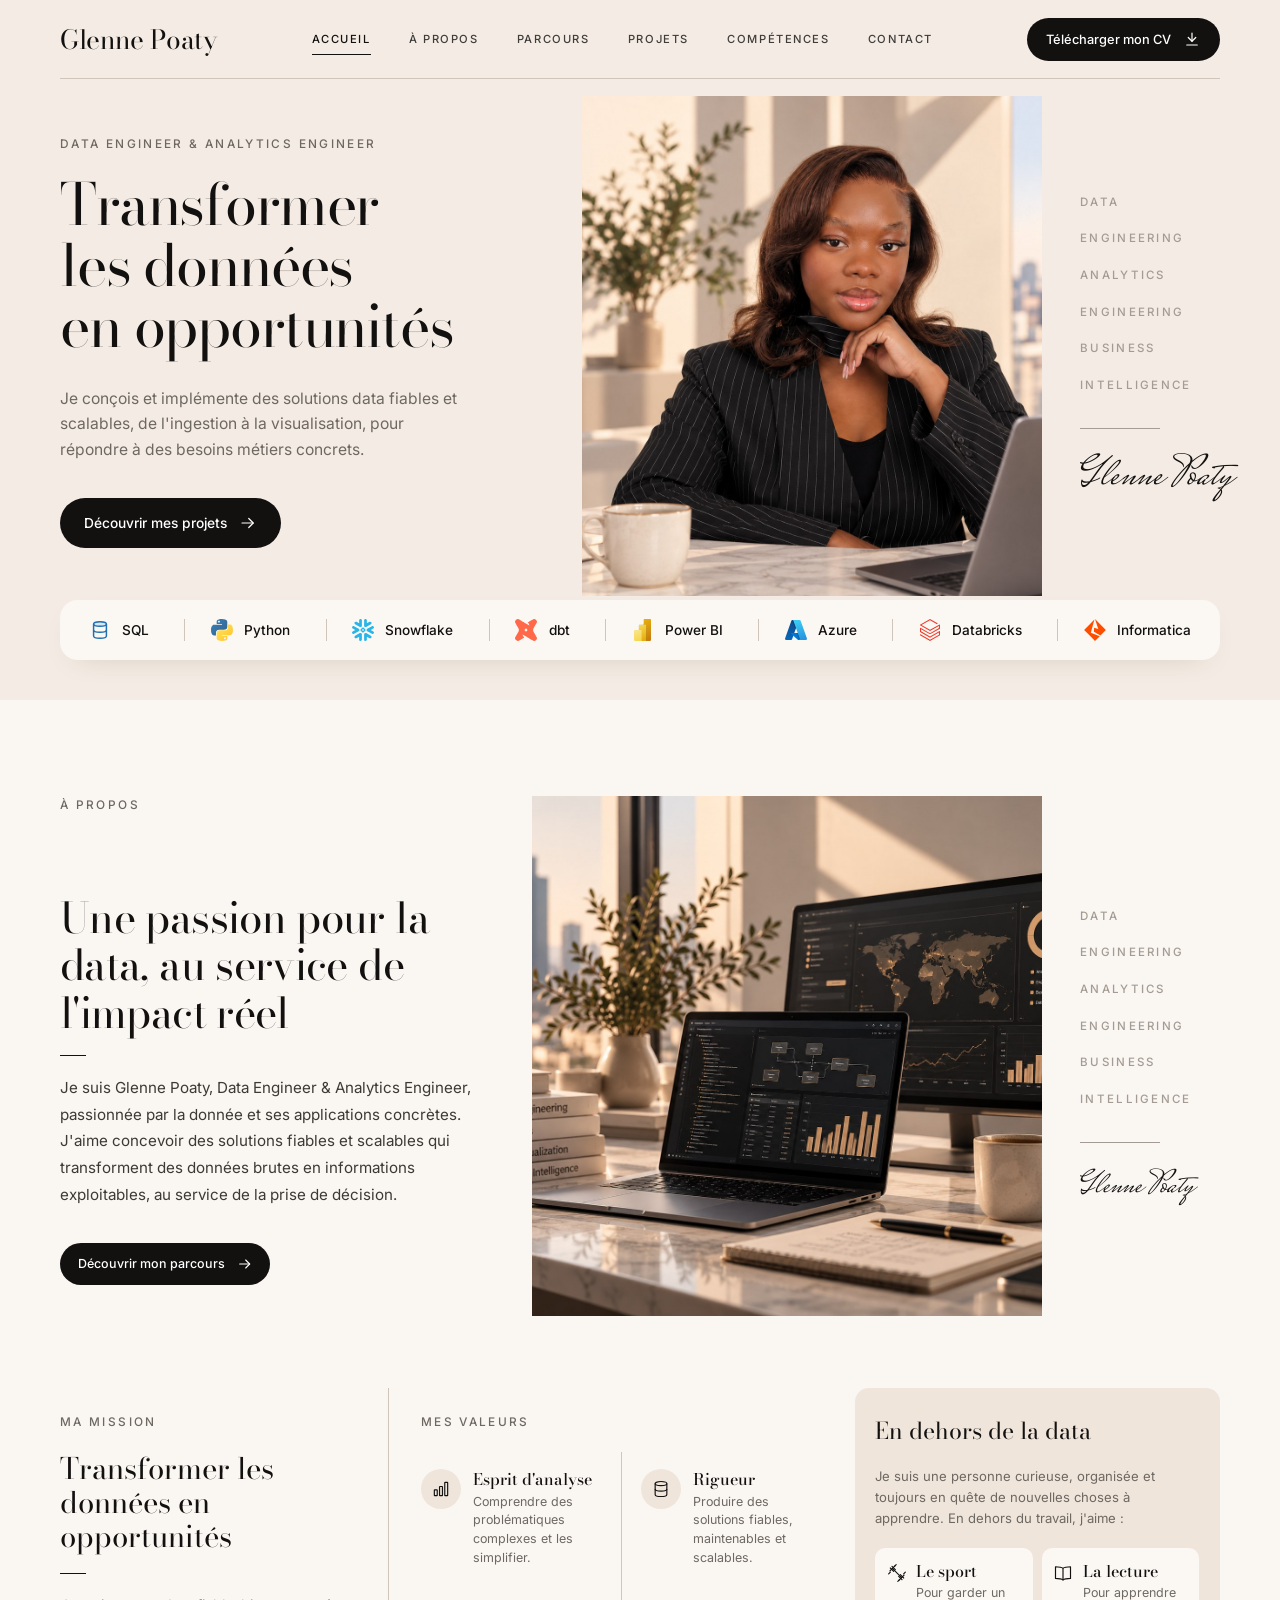
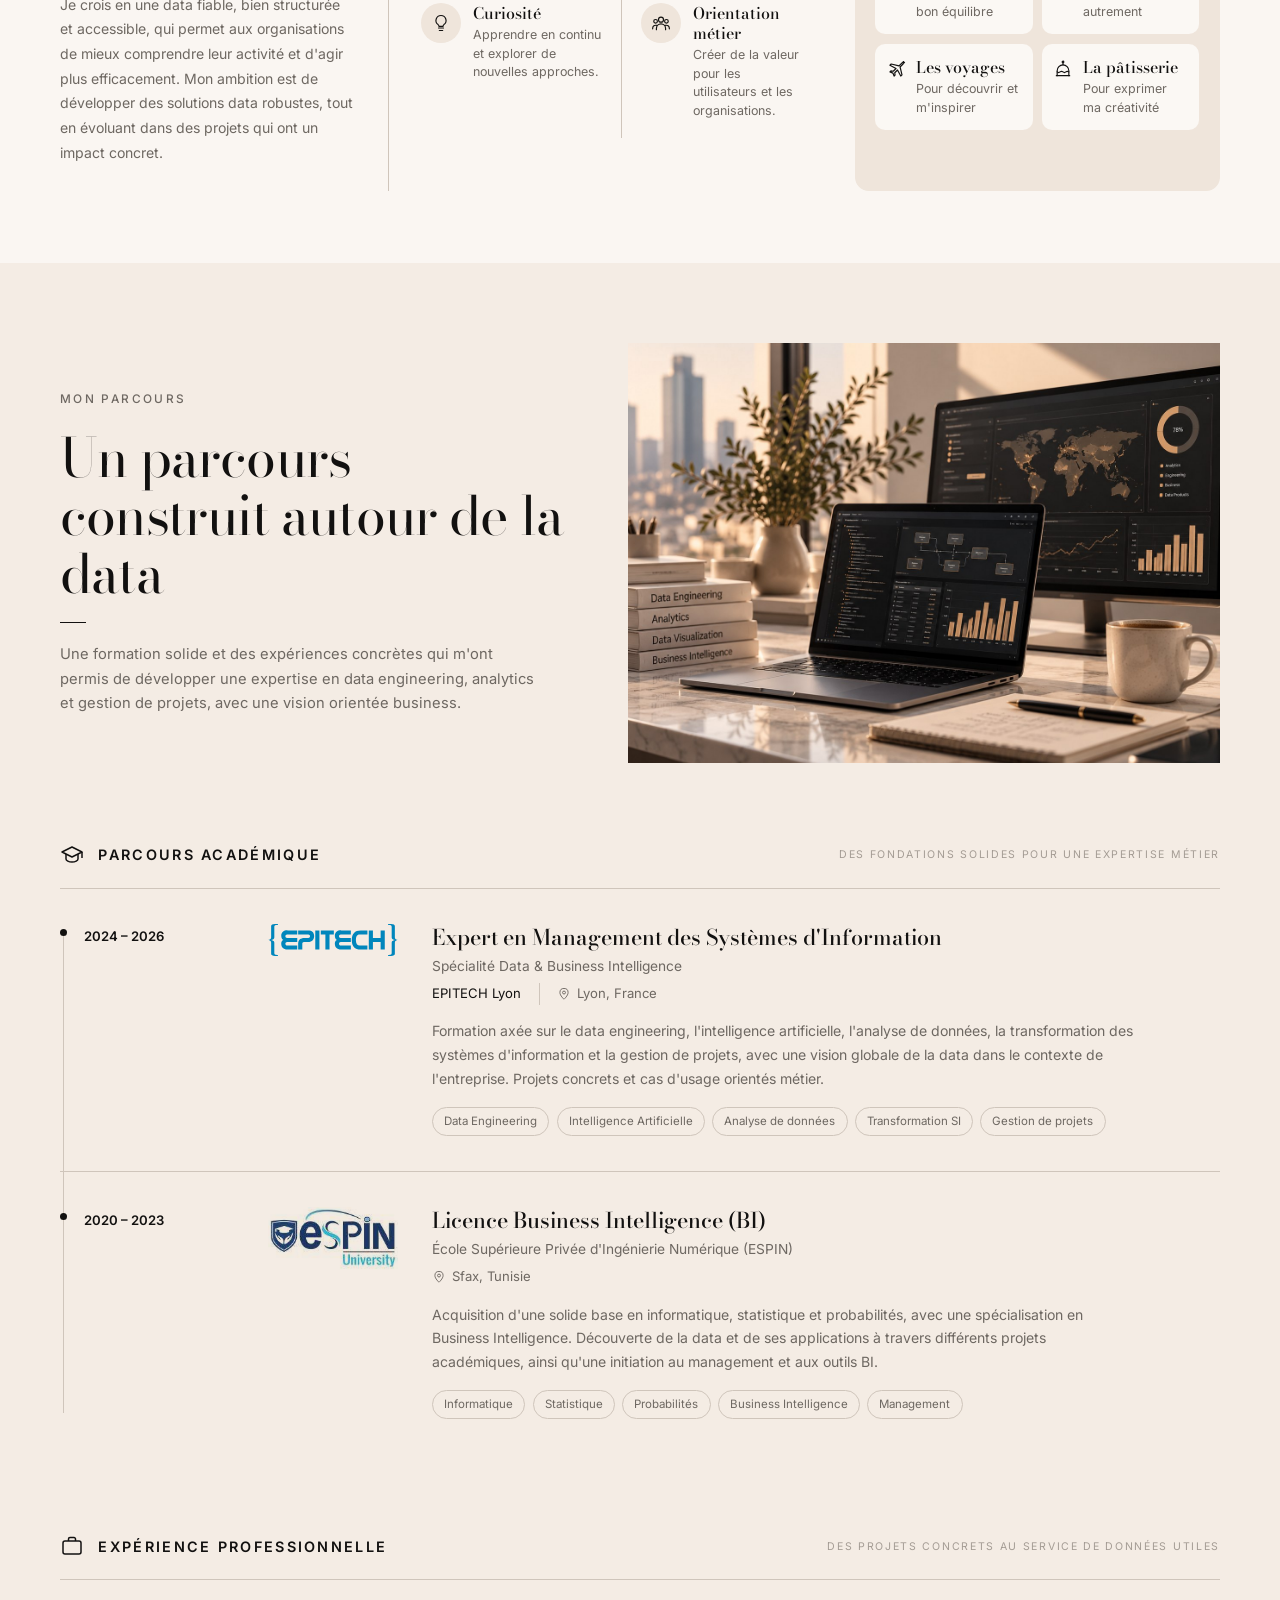
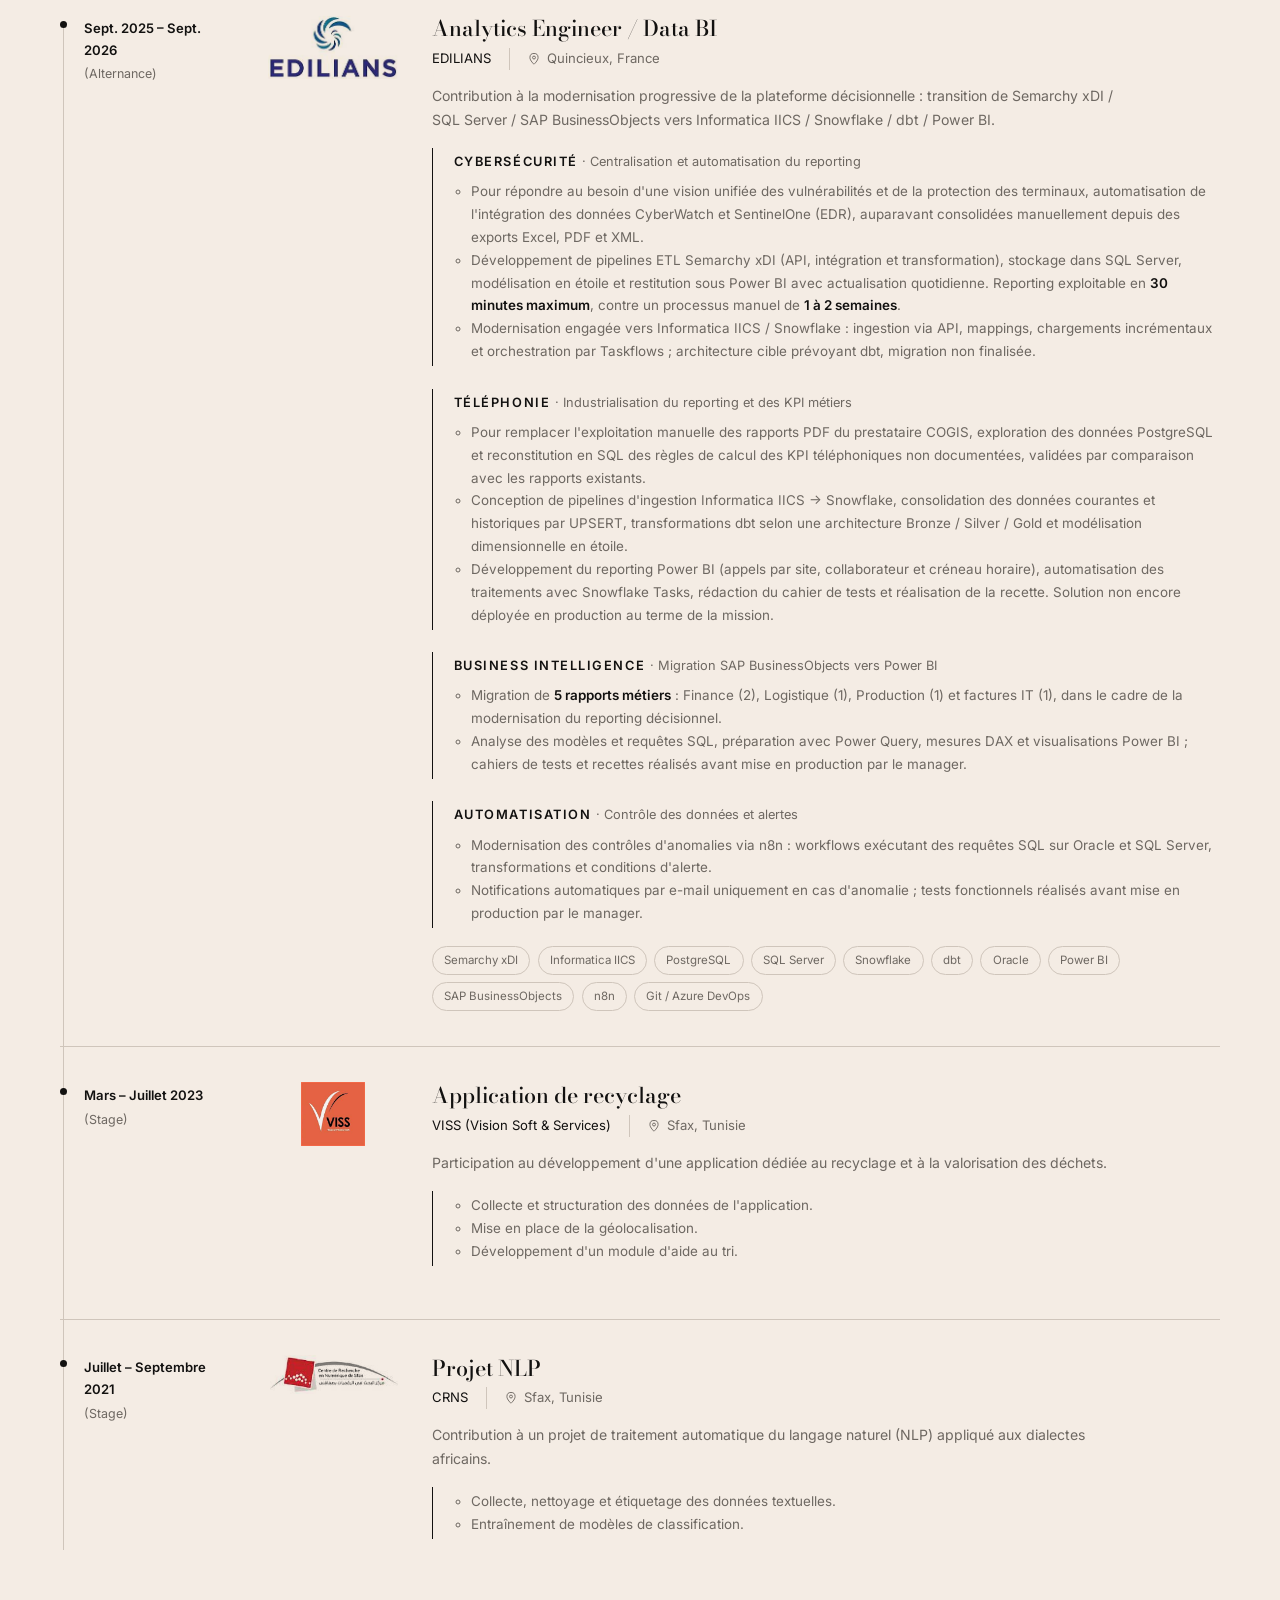
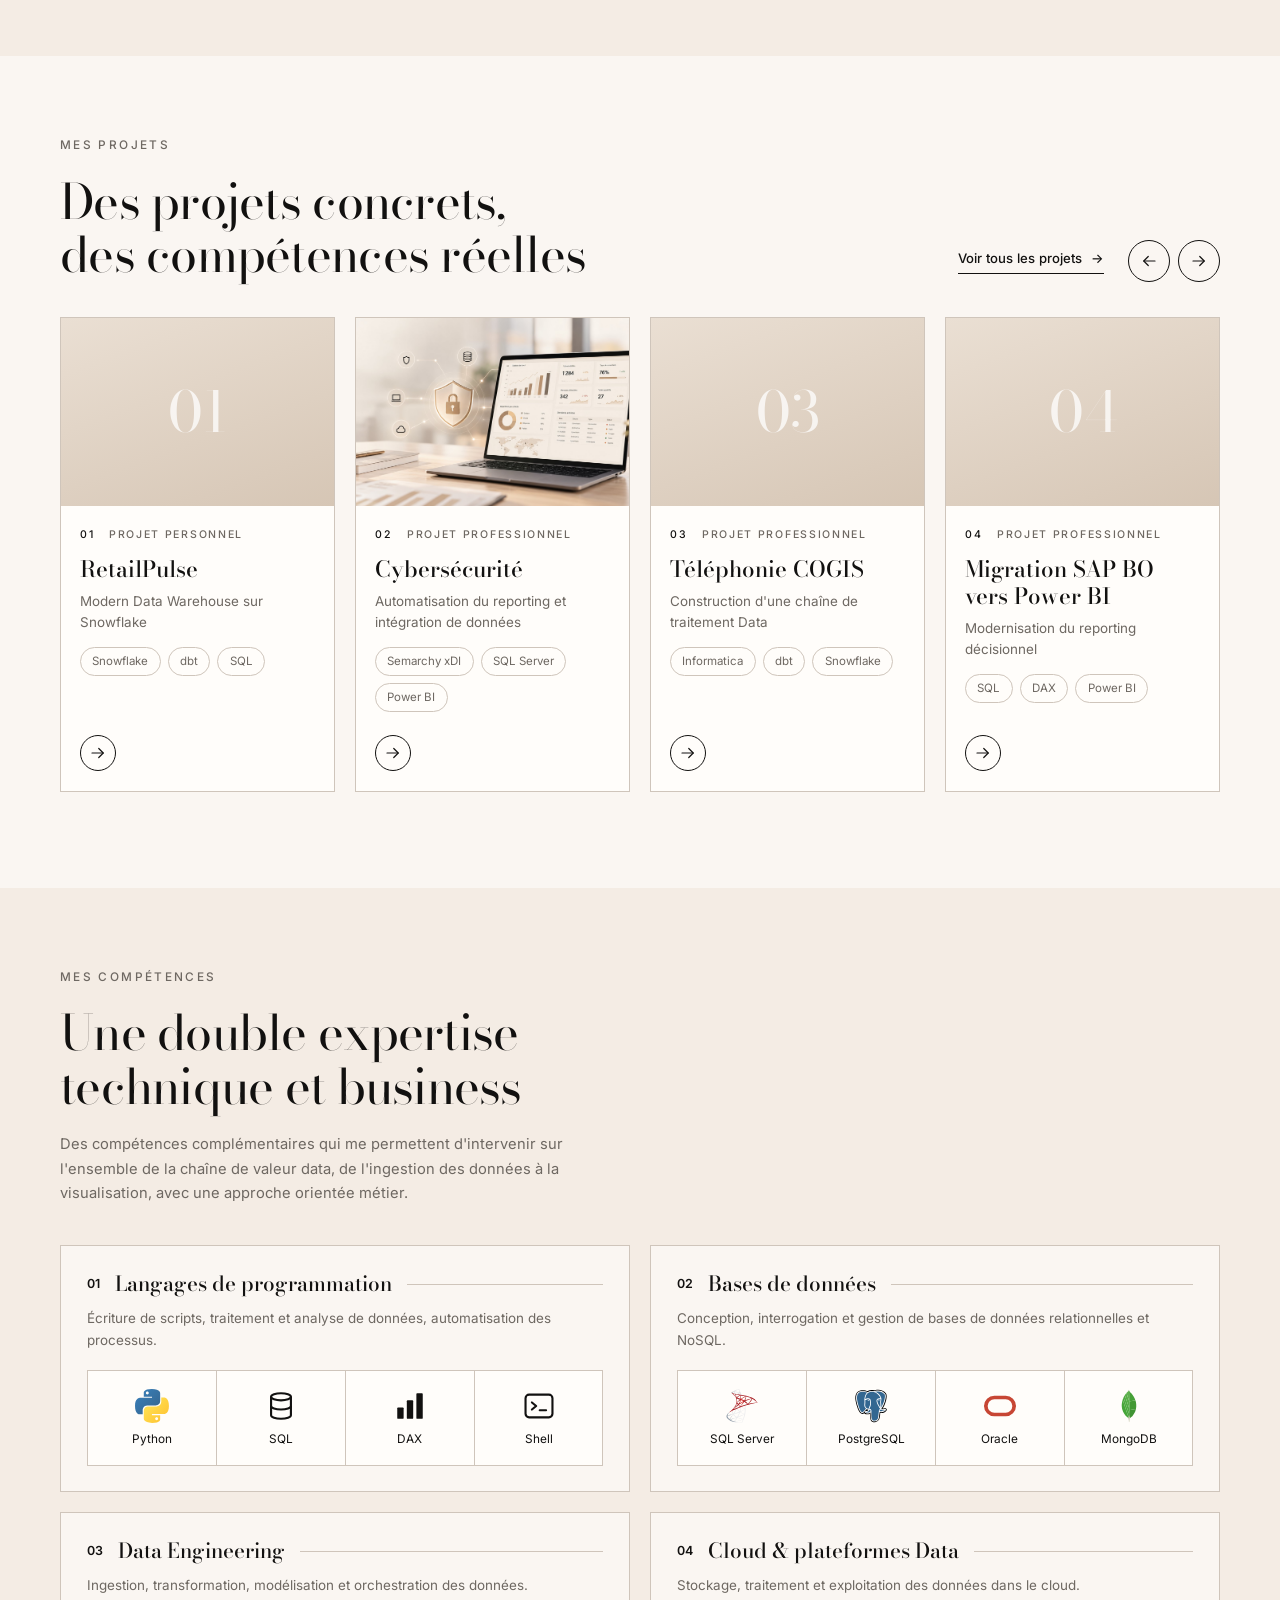
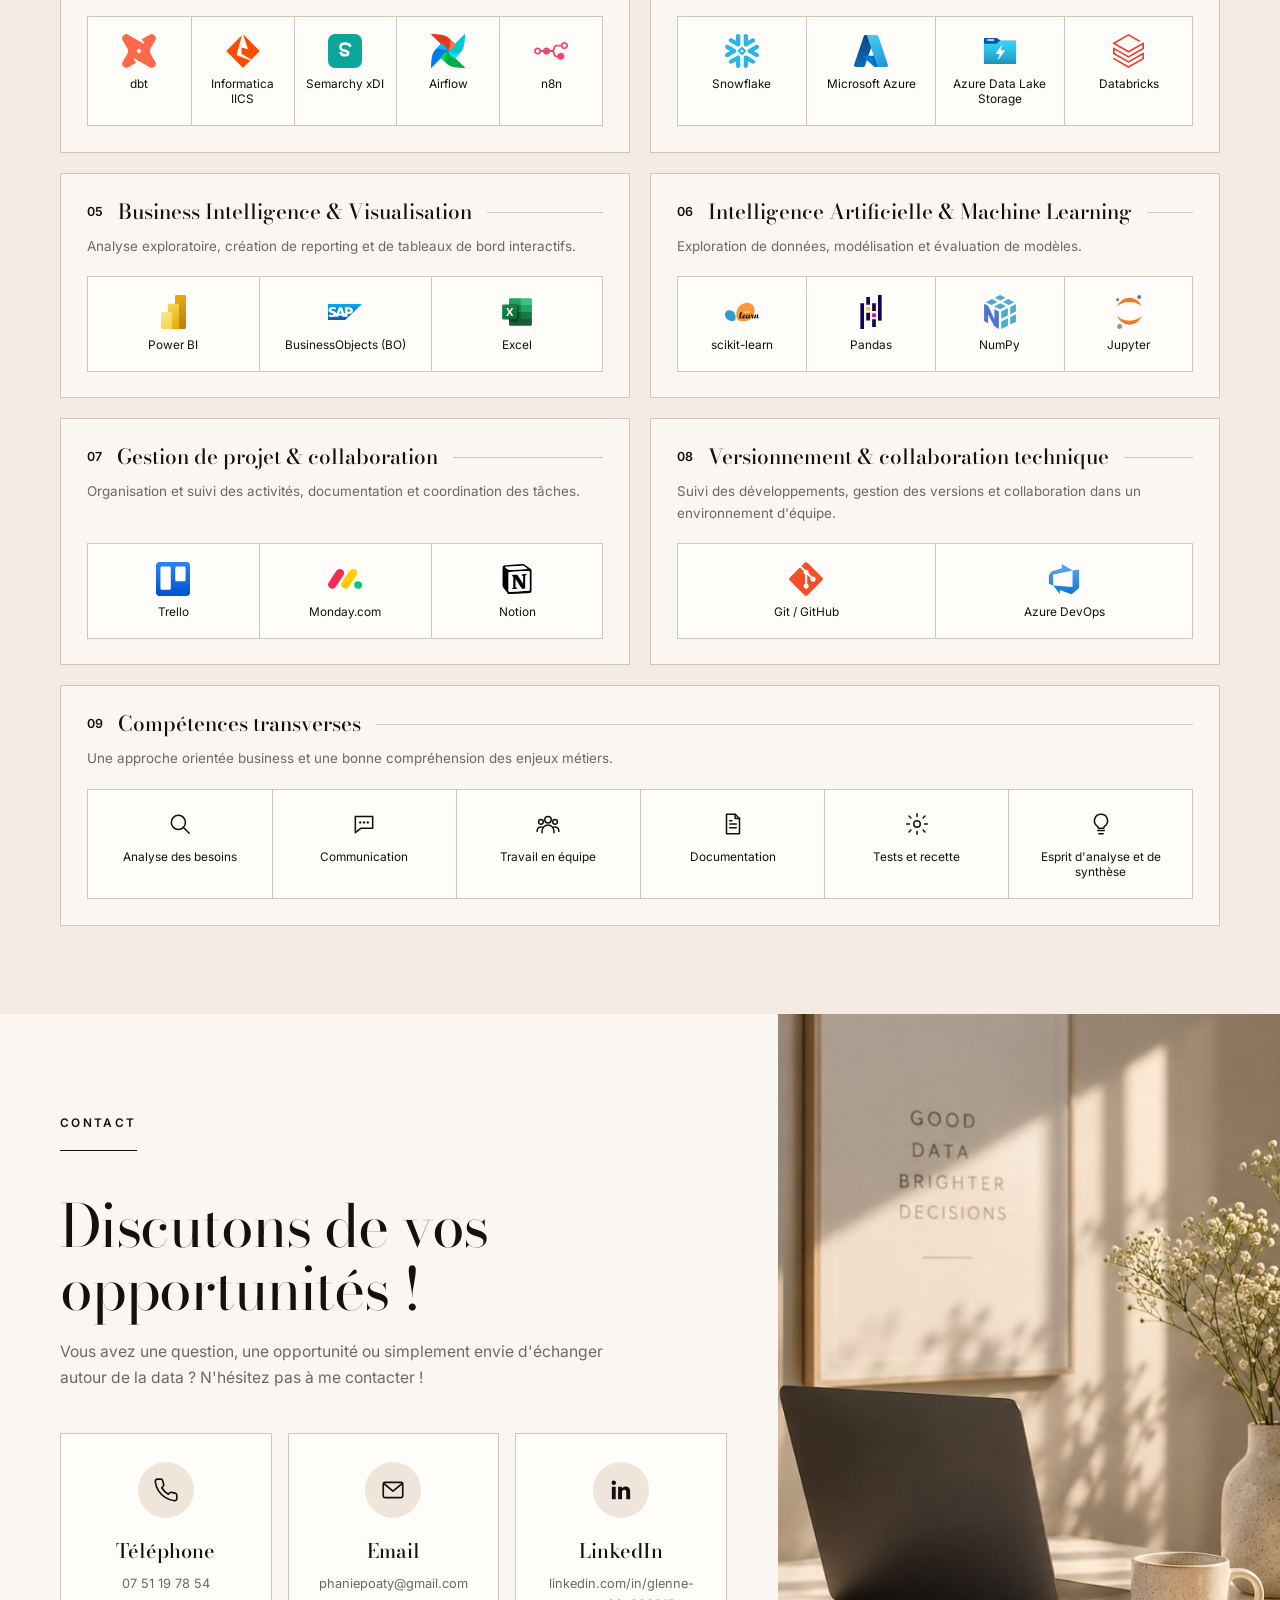
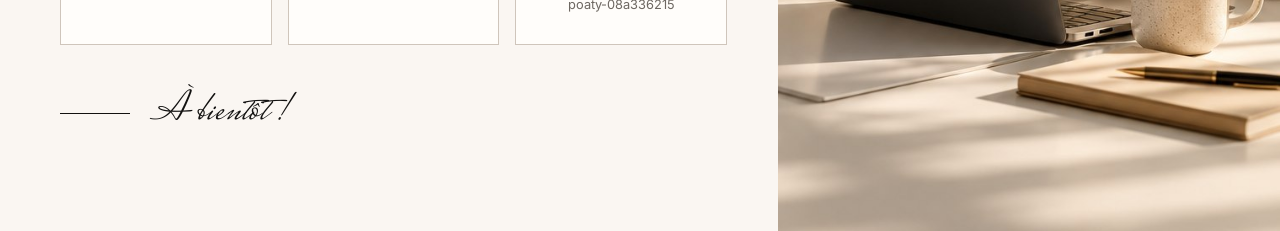
<file: index.html>
<!DOCTYPE html>
<html lang="fr">
<head>
  <meta charset="UTF-8" />
  <meta name="viewport" content="width=device-width, initial-scale=1.0" />
  <title>Glenne Poaty | Data Engineer & Analytics Engineer</title>
  <meta name="description" content="Portfolio de Glenne Poaty, Data Engineer & Analytics Engineer basée à Lyon." />
  <link rel="preconnect" href="https://fonts.googleapis.com" />
  <link rel="preconnect" href="https://fonts.gstatic.com" crossorigin />
  <link
    href="https://fonts.googleapis.com/css2?family=Bodoni+Moda:opsz,wght@6..96,400;6..96,500&family=Inter:wght@400;500;600&family=Mrs+Saint+Delafield&display=swap"
    rel="stylesheet"
  />
  <link rel="stylesheet" href="assets/css/style.css?v=21" />
  <link rel="icon" href="data:," />
</head>
<body>
  <header class="nav" id="top">
    <a href="#top" class="nav__brand">Glenne Poaty</a>
    <nav class="nav__links" id="navLinks">
      <a href="#top" class="is-active">Accueil</a>
      <a href="#about">À propos</a>
      <a href="#parcours">Parcours</a>
      <a href="#projects">Projets</a>
      <a href="#skills">Compétences</a>
      <a href="#contact">Contact</a>
    </nav>
    <a href="assets/cv/CV_Glenne_POATY_AnalyticsEngineer.pdf?v=2" target="_blank" rel="noopener" class="btn btn--dark btn--nav">
      Télécharger mon CV
      <svg width="20" height="20" viewBox="0 0 24 24" fill="none" stroke="currentColor" stroke-width="1.6" stroke-linecap="round" stroke-linejoin="round"><path d="M12 4v11"/><path d="m7 10 5 5 5-5"/><path d="M5 20h14"/></svg>
    </a>
    <button class="nav__toggle" id="navToggle" aria-label="Ouvrir le menu" aria-expanded="false">
      <span></span><span></span>
    </button>
  </header>

  <main>
    <section class="hero">
      <div class="hero__text">
        <p class="eyebrow">Data Engineer &amp; Analytics Engineer</p>
        <h1 class="hero__title">Transformer<br />les données<br />en opportunités</h1>
        <p class="hero__lead">
          Je conçois et implémente des solutions data fiables et scalables, de l'ingestion à la
          visualisation, pour répondre à des besoins métiers concrets.
        </p>
        <a href="#projects" class="btn btn--dark">
          Découvrir mes projets
          <svg width="20" height="20" viewBox="0 0 24 24" fill="none" stroke="currentColor" stroke-width="1.6" stroke-linecap="round" stroke-linejoin="round"><path d="M4 12h15"/><path d="m13 6 6 6-6 6"/></svg>
        </a>
      </div>

      <figure class="hero__photo">
        <img
          src="assets/img/hero.jpg"
          alt="Glenne Poaty"
          onerror="this.onerror=null; this.src='assets/img/profil.png';"
        />
      </figure>

      <aside class="hero__aside">
        <ul class="hero__words">
          <li>Data</li>
          <li>Engineering</li>
          <li>Analytics</li>
          <li>Engineering</li>
          <li>Business</li>
          <li>Intelligence</li>
        </ul>
        <span class="hero__rule" aria-hidden="true"></span>
        <p class="signature">Glenne Poaty</p>
      </aside>

      <ul class="stack" aria-label="Technologies">
        <li><img src="assets/img/logos/sql.svg" alt="" />SQL</li>
        <li><img src="assets/img/logos/python.svg" alt="" />Python</li>
        <li><img src="assets/img/logos/snowflake.svg" alt="" />Snowflake</li>
        <li><img src="assets/img/logos/dbt.svg" alt="" />dbt</li>
        <li><img src="assets/img/logos/powerbi.svg" alt="" />Power BI</li>
        <li><img src="assets/img/logos/azure.svg" alt="" />Azure</li>
        <li><img src="assets/img/logos/databricks.svg" alt="" />Databricks</li>
        <li><img src="assets/img/logos/informatica.svg" alt="" />Informatica</li>
      </ul>
    </section>

    <section id="about" class="about">
      <div class="about__intro">
        <div class="about__text">
          <p class="eyebrow">À propos</p>
          <h2 class="about__title">Une passion pour la data, au service de l'impact réel</h2>
          <span class="about__rule" aria-hidden="true"></span>
          <p class="about__lead">
            Je suis Glenne Poaty, Data Engineer &amp; Analytics Engineer, passionnée par la donnée et
            ses applications concrètes. J'aime concevoir des solutions fiables et scalables qui
            transforment des données brutes en informations exploitables, au service de la prise de
            décision.
          </p>
          <a href="#parcours" class="btn btn--dark btn--small">
            Découvrir mon parcours
            <svg width="20" height="20" viewBox="0 0 24 24" fill="none" stroke="currentColor" stroke-width="1.6" stroke-linecap="round" stroke-linejoin="round"><path d="M4 12h15"/><path d="m13 6 6 6-6 6"/></svg>
          </a>
        </div>

        <figure class="about__photo">
          <img src="assets/img/about.jpg" alt="Bureau avec ordinateurs affichant des tableaux de bord" loading="lazy" onerror="this.remove()" />
        </figure>

        <aside class="hero__aside">
          <ul class="hero__words">
            <li>Data</li>
            <li>Engineering</li>
            <li>Analytics</li>
            <li>Engineering</li>
            <li>Business</li>
            <li>Intelligence</li>
          </ul>
          <span class="hero__rule" aria-hidden="true"></span>
          <p class="signature signature--small">Glenne Poaty</p>
        </aside>
      </div>

      <div class="about__band">
        <div class="about__mission">
          <p class="eyebrow">Ma mission</p>
          <h3 class="about__band-title">Transformer les données en opportunités</h3>
          <span class="about__rule" aria-hidden="true"></span>
          <p>
            Je crois en une data fiable, bien structurée et accessible, qui permet aux organisations
            de mieux comprendre leur activité et d'agir plus efficacement. Mon ambition est de
            développer des solutions data robustes, tout en évoluant dans des projets qui ont un
            impact concret.
          </p>
        </div>

        <div class="about__values">
          <p class="eyebrow">Mes valeurs</p>
          <ul class="values">
            <li>
              <span class="icon-circle"><svg width="20" height="20" viewBox="0 0 24 24" fill="none" stroke="currentColor" stroke-width="1.4" stroke-linejoin="round"><rect x="4" y="13" width="3.5" height="7" rx=".5"/><rect x="10.25" y="9" width="3.5" height="11" rx=".5"/><rect x="16.5" y="4" width="3.5" height="16" rx=".5"/></svg></span>
              <div><h4>Esprit d'analyse</h4><p>Comprendre des problématiques complexes et les simplifier.</p></div>
            </li>
            <li>
              <span class="icon-circle"><svg width="20" height="20" viewBox="0 0 24 24" fill="none" stroke="currentColor" stroke-width="1.4"><ellipse cx="12" cy="5.5" rx="7" ry="2.5"/><path d="M5 5.5v13c0 1.4 3.1 2.5 7 2.5s7-1.1 7-2.5v-13"/><path d="M5 12c0 1.4 3.1 2.5 7 2.5s7-1.1 7-2.5"/></svg></span>
              <div><h4>Rigueur</h4><p>Produire des solutions fiables, maintenables et scalables.</p></div>
            </li>
            <li>
              <span class="icon-circle"><svg width="20" height="20" viewBox="0 0 24 24" fill="none" stroke="currentColor" stroke-width="1.4" stroke-linecap="round" stroke-linejoin="round"><path d="M9 18h6M10 21h4"/><path d="M12 3a6 6 0 0 0-3.5 10.9c.6.5 1 1.2 1 2V16h5v-.1c0-.8.4-1.5 1-2A6 6 0 0 0 12 3Z"/></svg></span>
              <div><h4>Curiosité</h4><p>Apprendre en continu et explorer de nouvelles approches.</p></div>
            </li>
            <li>
              <span class="icon-circle"><svg width="20" height="20" viewBox="0 0 24 24" fill="none" stroke="currentColor" stroke-width="1.4" stroke-linecap="round"><circle cx="12" cy="8" r="3"/><circle cx="5.5" cy="10" r="2.2"/><circle cx="18.5" cy="10" r="2.2"/><path d="M6.5 20v-1.5a5.5 5.5 0 0 1 11 0V20"/><path d="M2 19v-.8a3.5 3.5 0 0 1 4.6-3.3M22 19v-.8a3.5 3.5 0 0 0-4.6-3.3"/></svg></span>
              <div><h4>Orientation métier</h4><p>Créer de la valeur pour les utilisateurs et les organisations.</p></div>
            </li>
          </ul>
        </div>

        <div class="about__hobbies">
          <h3>En dehors de la data</h3>
          <p>
            Je suis une personne curieuse, organisée et toujours en quête de nouvelles choses à
            apprendre. En dehors du travail, j'aime :
          </p>
          <ul class="hobbies">
            <li>
              <svg width="20" height="20" viewBox="0 0 24 24" fill="none" stroke="currentColor" stroke-width="1.4" stroke-linecap="round" stroke-linejoin="round"><path d="m6.5 6.5 11 11"/><path d="m3.5 9.5 6-6M14.5 20.5l6-6"/><path d="m2 13 2-2M11 2 9 4M22 11l-2 2M13 22l2-2"/><path d="m6 4 4 4M4 6l4 4M16 14l4 4M14 16l4 4"/></svg>
              <div><h4>Le sport</h4><p>Pour garder un bon équilibre</p></div>
            </li>
            <li>
              <svg width="20" height="20" viewBox="0 0 24 24" fill="none" stroke="currentColor" stroke-width="1.4" stroke-linejoin="round"><path d="M12 6.5C10.3 5 7.5 4.5 3 4.5v14c4.5 0 7.3.5 9 2 1.7-1.5 4.5-2 9-2v-14c-4.5 0-7.3.5-9 2Z"/><path d="M12 6.5v14"/></svg>
              <div><h4>La lecture</h4><p>Pour apprendre autrement</p></div>
            </li>
            <li>
              <svg width="20" height="20" viewBox="0 0 24 24" fill="none" stroke="currentColor" stroke-width="1.4" stroke-linejoin="round"><path d="M21 4.5c-.8-.8-2.2-.6-3 .2l-3.6 3.6L5 6 3.5 7.5l7.3 3.9-3.3 3.3-2.8-.4L3.5 15.5l3.6 1.4 1.4 3.6 1.2-1.2-.4-2.8 3.3-3.3 3.9 7.3L18 19l-2.3-9.4 3.6-3.6c.8-.8 1-2.2.2-3Z"/></svg>
              <div><h4>Les voyages</h4><p>Pour découvrir et m'inspirer</p></div>
            </li>
            <li>
              <svg width="20" height="20" viewBox="0 0 24 24" fill="none" stroke="currentColor" stroke-width="1.4" stroke-linecap="round" stroke-linejoin="round"><path d="M4 20h16"/><path d="M5 20v-6a7 7 0 0 1 14 0v6"/><path d="M5 15.5c1.2 1 2.3 1 3.5 0s2.3-1 3.5 0 2.3 1 3.5 0 2.3-1 3.5 0"/><path d="M12 7V4.5"/><circle cx="12" cy="3.5" r="1"/></svg>
              <div><h4>La pâtisserie</h4><p>Pour exprimer ma créativité</p></div>
            </li>
          </ul>
        </div>
      </div>
    </section>

    <section id="parcours" class="page">
    <section class="page-head">
      <div class="page-head__text">
        <p class="eyebrow">Mon parcours</p>
        <h2 class="page-head__title">Un parcours construit autour de la data</h2>
        <span class="about__rule" aria-hidden="true"></span>
        <p>
          Une formation solide et des expériences concrètes qui m'ont permis de développer une
          expertise en data engineering, analytics et gestion de projets, avec une vision orientée
          business.
        </p>
      </div>
      <figure class="page-head__photo">
        <img src="assets/img/about.jpg" alt="Bureau avec ordinateurs affichant des tableaux de bord" />
      </figure>
    </section>

    <section class="track">
      <header class="track__head">
        <h3 class="track__title">
          <svg width="20" height="20" viewBox="0 0 24 24" fill="none" stroke="currentColor" stroke-width="1.5" stroke-linejoin="round"><path d="M12 4 2 9l10 5 10-5-10-5Z"/><path d="M6 11v5c0 1.5 2.7 3 6 3s6-1.5 6-3v-5"/><path d="M22 9v6"/></svg>
          Parcours académique
        </h3>
        <p>Des fondations solides pour une expertise métier</p>
      </header>

      <ol class="track__list">
        <li class="entry">
          <div class="entry__date">2024 – 2026</div>
          <div class="entry__logo">
            <img src="assets/img/logos/epitech.svg" alt="Epitech" onerror="this.hidden=true; this.nextElementSibling.hidden=false;" />
            <span class="entry__wordmark" style="color:#0090D3" hidden>{EPITECH}</span>
          </div>
          <div class="entry__body">
            <h4>Expert en Management des Systèmes d'Information</h4>
            <p class="entry__sub">Spécialité Data &amp; Business Intelligence</p>
            <p class="entry__meta">
              <span>EPITECH Lyon</span>
              <span class="entry__place"><svg width="14" height="14" viewBox="0 0 24 24" fill="none" stroke="currentColor" stroke-width="1.6"><path d="M12 21s-7-6.2-7-11.5a7 7 0 0 1 14 0C19 14.8 12 21 12 21Z"/><circle cx="12" cy="9.5" r="2.5"/></svg>Lyon, France</span>
            </p>
            <p>
              Formation axée sur le data engineering, l'intelligence artificielle, l'analyse de
              données, la transformation des systèmes d'information et la gestion de projets, avec
              une vision globale de la data dans le contexte de l'entreprise. Projets concrets et cas
              d'usage orientés métier.
            </p>
            <div class="chips">
              <span>Data Engineering</span><span>Intelligence Artificielle</span><span>Analyse de données</span><span>Transformation SI</span><span>Gestion de projets</span>
            </div>
          </div>
        </li>

        <li class="entry">
          <div class="entry__date">2020 – 2023</div>
          <div class="entry__logo">
            <img src="assets/img/logos/espin.png" alt="ESPIN" onerror="this.hidden=true; this.nextElementSibling.hidden=false;" />
            <span class="entry__wordmark" style="color:#1C3D7A" hidden>ESPIN</span>
          </div>
          <div class="entry__body">
            <h4>Licence Business Intelligence (BI)</h4>
            <p class="entry__sub">École Supérieure Privée d'Ingénierie Numérique (ESPIN)</p>
            <p class="entry__meta">
              <span class="entry__place"><svg width="14" height="14" viewBox="0 0 24 24" fill="none" stroke="currentColor" stroke-width="1.6"><path d="M12 21s-7-6.2-7-11.5a7 7 0 0 1 14 0C19 14.8 12 21 12 21Z"/><circle cx="12" cy="9.5" r="2.5"/></svg>Sfax, Tunisie</span>
            </p>
            <p>
              Acquisition d'une solide base en informatique, statistique et probabilités, avec une
              spécialisation en Business Intelligence. Découverte de la data et de ses applications à
              travers différents projets académiques, ainsi qu'une initiation au management et aux
              outils BI.
            </p>
            <div class="chips">
              <span>Informatique</span><span>Statistique</span><span>Probabilités</span><span>Business Intelligence</span><span>Management</span>
            </div>
          </div>
        </li>


      </ol>
    </section>

    <section class="track">
      <header class="track__head">
        <h3 class="track__title">
          <svg width="20" height="20" viewBox="0 0 24 24" fill="none" stroke="currentColor" stroke-width="1.5" stroke-linejoin="round"><rect x="3" y="7" width="18" height="13" rx="2"/><path d="M8.5 7V5a1.5 1.5 0 0 1 1.5-1.5h4A1.5 1.5 0 0 1 15.5 5v2"/></svg>
          Expérience professionnelle
        </h3>
        <p>Des projets concrets au service de données utiles</p>
      </header>

      <ol class="track__list">
        <li class="entry">
          <div class="entry__date">Sept. 2025 – Sept. 2026<small>(Alternance)</small></div>
          <div class="entry__logo">
            <img src="assets/img/logos/edilians.png" alt="Edilians" onerror="this.hidden=true; this.nextElementSibling.hidden=false;" />
            <span class="entry__wordmark" style="color:#2E2A85" hidden>EDILIANS</span>
          </div>
          <div class="entry__body">
            <h4>Analytics Engineer / Data BI</h4>
            <p class="entry__meta">
              <span>EDILIANS</span>
              <span class="entry__place"><svg width="14" height="14" viewBox="0 0 24 24" fill="none" stroke="currentColor" stroke-width="1.6"><path d="M12 21s-7-6.2-7-11.5a7 7 0 0 1 14 0C19 14.8 12 21 12 21Z"/><circle cx="12" cy="9.5" r="2.5"/></svg>Quincieux, France</span>
            </p>
            <p>
              Contribution à la modernisation progressive de la plateforme décisionnelle : transition de
              Semarchy xDI / SQL Server / SAP BusinessObjects vers Informatica IICS / Snowflake / dbt /
              Power BI.
            </p>
            <div class="missions">
              <h5>Cybersécurité <span>· Centralisation et automatisation du reporting</span></h5>
              <ul>
                <li>Pour répondre au besoin d'une vision unifiée des vulnérabilités et de la protection des terminaux, automatisation de l'intégration des données CyberWatch et SentinelOne (EDR), auparavant consolidées manuellement depuis des exports Excel, PDF et XML.</li>
                <li>Développement de pipelines ETL Semarchy xDI (API, intégration et transformation), stockage dans SQL Server, modélisation en étoile et restitution sous Power BI avec actualisation quotidienne. Reporting exploitable en <strong>30 minutes maximum</strong>, contre un processus manuel de <strong>1 à 2 semaines</strong>.</li>
                <li>Modernisation engagée vers Informatica IICS / Snowflake : ingestion via API, mappings, chargements incrémentaux et orchestration par Taskflows ; architecture cible prévoyant dbt, migration non finalisée.</li>
              </ul>
            </div>
            <div class="missions">
              <h5>Téléphonie <span>· Industrialisation du reporting et des KPI métiers</span></h5>
              <ul>
                <li>Pour remplacer l'exploitation manuelle des rapports PDF du prestataire COGIS, exploration des données PostgreSQL et reconstitution en SQL des règles de calcul des KPI téléphoniques non documentées, validées par comparaison avec les rapports existants.</li>
                <li>Conception de pipelines d'ingestion Informatica IICS → Snowflake, consolidation des données courantes et historiques par UPSERT, transformations dbt selon une architecture Bronze / Silver / Gold et modélisation dimensionnelle en étoile.</li>
                <li>Développement du reporting Power BI (appels par site, collaborateur et créneau horaire), automatisation des traitements avec Snowflake Tasks, rédaction du cahier de tests et réalisation de la recette. Solution non encore déployée en production au terme de la mission.</li>
              </ul>
            </div>
            <div class="missions">
              <h5>Business Intelligence <span>· Migration SAP BusinessObjects vers Power BI</span></h5>
              <ul>
                <li>Migration de <strong>5 rapports métiers</strong> : Finance (2), Logistique (1), Production (1) et factures IT (1), dans le cadre de la modernisation du reporting décisionnel.</li>
                <li>Analyse des modèles et requêtes SQL, préparation avec Power Query, mesures DAX et visualisations Power BI ; cahiers de tests et recettes réalisés avant mise en production par le manager.</li>
              </ul>
            </div>
            <div class="missions">
              <h5>Automatisation <span>· Contrôle des données et alertes</span></h5>
              <ul>
                <li>Modernisation des contrôles d'anomalies via n8n : workflows exécutant des requêtes SQL sur Oracle et SQL Server, transformations et conditions d'alerte.</li>
                <li>Notifications automatiques par e-mail uniquement en cas d'anomalie ; tests fonctionnels réalisés avant mise en production par le manager.</li>
              </ul>
            </div>
            <div class="chips">
              <span>Semarchy xDI</span><span>Informatica IICS</span><span>PostgreSQL</span><span>SQL Server</span><span>Snowflake</span><span>dbt</span><span>Oracle</span><span>Power BI</span><span>SAP BusinessObjects</span><span>n8n</span><span>Git / Azure DevOps</span>
            </div>
          </div>
        </li>

        <li class="entry">
          <div class="entry__date">Mars – Juillet 2023<small>(Stage)</small></div>
          <div class="entry__logo">
            <img src="assets/img/logos/viss.png" alt="VISS" class="entry__logo--tile" onerror="this.hidden=true; this.nextElementSibling.hidden=false;" />
            <span class="entry__wordmark" hidden>VISS</span>
          </div>
          <div class="entry__body">
            <h4>Application de recyclage</h4>
            <p class="entry__meta">
              <span>VISS (Vision Soft &amp; Services)</span>
              <span class="entry__place"><svg width="14" height="14" viewBox="0 0 24 24" fill="none" stroke="currentColor" stroke-width="1.6"><path d="M12 21s-7-6.2-7-11.5a7 7 0 0 1 14 0C19 14.8 12 21 12 21Z"/><circle cx="12" cy="9.5" r="2.5"/></svg>Sfax, Tunisie</span>
            </p>
            <p>
              Participation au développement d'une application dédiée au recyclage et à la valorisation
              des déchets.
            </p>
            <div class="missions">
              <ul>
                <li>Collecte et structuration des données de l'application.</li>
                <li>Mise en place de la géolocalisation.</li>
                <li>Développement d'un module d'aide au tri.</li>
              </ul>
            </div>
          </div>
        </li>

        <li class="entry">
          <div class="entry__date">Juillet – Septembre 2021<small>(Stage)</small></div>
          <div class="entry__logo">
            <img src="assets/img/logos/crns.png" alt="CRNS" onerror="this.hidden=true; this.nextElementSibling.hidden=false;" />
            <span class="entry__wordmark" hidden>CRNS</span>
          </div>
          <div class="entry__body">
            <h4>Projet NLP</h4>
            <p class="entry__meta">
              <span>CRNS</span>
              <span class="entry__place"><svg width="14" height="14" viewBox="0 0 24 24" fill="none" stroke="currentColor" stroke-width="1.6"><path d="M12 21s-7-6.2-7-11.5a7 7 0 0 1 14 0C19 14.8 12 21 12 21Z"/><circle cx="12" cy="9.5" r="2.5"/></svg>Sfax, Tunisie</span>
            </p>
            <p>
              Contribution à un projet de traitement automatique du langage naturel (NLP) appliqué aux
              dialectes africains.
            </p>
            <div class="missions">
              <ul>
                <li>Collecte, nettoyage et étiquetage des données textuelles.</li>
                <li>Entraînement de modèles de classification.</li>
              </ul>
            </div>
          </div>
        </li>
      </ol>
    </section>
    </section>

    <section id="projects" class="projects-section">
      <div class="projects-section__head">
        <div>
          <p class="eyebrow">Mes projets</p>
          <h2 class="projects-section__title">Des projets concrets,<br />des compétences réelles</h2>
        </div>
        <div class="projects-section__actions">
          <a href="projets.html" class="link-arrow">Voir tous les projets <span aria-hidden="true">→</span></a>
          <div class="carousel-nav">
            <button type="button" class="round-btn" data-carousel="prev" aria-label="Projets précédents">
              <svg width="18" height="18" viewBox="0 0 24 24" fill="none" stroke="currentColor" stroke-width="1.6" stroke-linecap="round" stroke-linejoin="round"><path d="M20 12H5"/><path d="m11 6-6 6 6 6"/></svg>
            </button>
            <button type="button" class="round-btn" data-carousel="next" aria-label="Projets suivants">
              <svg width="18" height="18" viewBox="0 0 24 24" fill="none" stroke="currentColor" stroke-width="1.6" stroke-linecap="round" stroke-linejoin="round"><path d="M4 12h15"/><path d="m13 6 6 6-6 6"/></svg>
            </button>
          </div>
        </div>
      </div>
      <ul class="carousel" id="projectsTrack" aria-label="Projets"></ul>
    </section>
    <section id="skills" class="skills-section">
      <div class="skills-head">
        <div>
          <p class="eyebrow">Mes compétences</p>
          <h2 class="projects-section__title">Une double expertise<br />technique et business</h2>
          <p class="skills-head__lead">
            Des compétences complémentaires qui me permettent d'intervenir sur l'ensemble de la chaîne
            de valeur data, de l'ingestion des données à la visualisation, avec une approche orientée
            métier.
          </p>
        </div>
      </div>

      <div class="skills-grid">
        <article class="skill-cat">
          <h3><span>01</span>Langages de programmation</h3>
          <p>Écriture de scripts, traitement et analyse de données, automatisation des processus.</p>
          <ul class="tools">
            <li><img src="assets/img/logos/python.svg" alt="" />Python</li>
            <li><img src="assets/img/logos/sql-line.svg" alt="" />SQL</li>
            <li><img src="assets/img/logos/dax.svg" alt="" />DAX</li>
            <li><img src="assets/img/logos/shell.svg" alt="" />Shell</li>
          </ul>
        </article>

        <article class="skill-cat">
          <h3><span>02</span>Bases de données</h3>
          <p>Conception, interrogation et gestion de bases de données relationnelles et NoSQL.</p>
          <ul class="tools">
            <li><img src="assets/img/logos/sqlserver.svg" alt="" />SQL Server</li>
            <li><img src="assets/img/logos/postgresql.svg" alt="" />PostgreSQL</li>
            <li><img src="assets/img/logos/oracle.svg" alt="" />Oracle</li>
            <li><img src="assets/img/logos/mongodb.svg" alt="" />MongoDB</li>
          </ul>
        </article>

        <article class="skill-cat">
          <h3><span>03</span>Data Engineering</h3>
          <p>Ingestion, transformation, modélisation et orchestration des données.</p>
          <ul class="tools">
            <li><img src="assets/img/logos/dbt.svg" alt="" />dbt</li>
            <li><img src="assets/img/logos/informatica.svg" alt="" />Informatica IICS</li>
            <li><img src="assets/img/logos/semarchy.svg" alt="" />Semarchy xDI</li>
            <li><img src="assets/img/logos/airflow.svg" alt="" />Airflow</li>
            <li><img src="assets/img/logos/n8n.svg" alt="" />n8n</li>
          </ul>
        </article>

        <article class="skill-cat">
          <h3><span>04</span>Cloud &amp; plateformes Data</h3>
          <p>Stockage, traitement et exploitation des données dans le cloud.</p>
          <ul class="tools">
            <li><img src="assets/img/logos/snowflake.svg" alt="" />Snowflake</li>
            <li><img src="assets/img/logos/azure.svg" alt="" />Microsoft Azure</li>
            <li><img src="assets/img/logos/adls.svg" alt="" />Azure Data Lake Storage</li>
            <li><img src="assets/img/logos/databricks.svg" alt="" />Databricks</li>
          </ul>
        </article>

        <article class="skill-cat">
          <h3><span>05</span>Business Intelligence &amp; Visualisation</h3>
          <p>Analyse exploratoire, création de reporting et de tableaux de bord interactifs.</p>
          <ul class="tools">
            <li><img src="assets/img/logos/powerbi.svg" alt="" />Power BI</li>
            <li><img src="assets/img/logos/sap.svg" alt="" />BusinessObjects (BO)</li>
            <li><img src="assets/img/logos/excel.svg" alt="" />Excel</li>
          </ul>
        </article>

        <article class="skill-cat">
          <h3><span>06</span>Intelligence Artificielle &amp; Machine Learning</h3>
          <p>Exploration de données, modélisation et évaluation de modèles.</p>
          <ul class="tools">
            <li><img src="assets/img/logos/scikitlearn.svg" alt="" />scikit-learn</li>
            <li><img src="assets/img/logos/pandas.svg" alt="" />Pandas</li>
            <li><img src="assets/img/logos/numpy.svg" alt="" />NumPy</li>
            <li><img src="assets/img/logos/jupyter.svg" alt="" />Jupyter</li>
          </ul>
        </article>

        <article class="skill-cat">
          <h3><span>07</span>Gestion de projet &amp; collaboration</h3>
          <p>Organisation et suivi des activités, documentation et coordination des tâches.</p>
          <ul class="tools">
            <li><img src="assets/img/logos/trello.svg" alt="" />Trello</li>
            <li><img src="assets/img/logos/monday.svg" alt="" />Monday.com</li>
            <li><img src="assets/img/logos/notion.svg" alt="" />Notion</li>
          </ul>
        </article>

        <article class="skill-cat">
          <h3><span>08</span>Versionnement &amp; collaboration technique</h3>
          <p>Suivi des développements, gestion des versions et collaboration dans un environnement d'équipe.</p>
          <ul class="tools">
            <li><img src="assets/img/logos/git.svg" alt="" />Git / GitHub</li>
            <li><img src="assets/img/logos/azuredevops.svg" alt="" />Azure DevOps</li>
          </ul>
        </article>

        <article class="skill-cat skill-cat--wide">
          <h3><span>09</span>Compétences transverses</h3>
          <p>Une approche orientée business et une bonne compréhension des enjeux métiers.</p>
          <ul class="tools tools--icons">
            <li><svg width="26" height="26" viewBox="0 0 24 24" fill="none" stroke="currentColor" stroke-width="1.4" stroke-linecap="round"><circle cx="10.5" cy="10.5" r="6.5"/><path d="m15.5 15.5 5 5"/></svg>Analyse des besoins</li>
            <li><svg width="26" height="26" viewBox="0 0 24 24" fill="none" stroke="currentColor" stroke-width="1.4" stroke-linejoin="round"><path d="M4 5h16v11H9l-5 4V5Z"/><path d="M8.5 10.5h.01M12 10.5h.01M15.5 10.5h.01" stroke-width="2.2" stroke-linecap="round"/></svg>Communication</li>
            <li><svg width="26" height="26" viewBox="0 0 24 24" fill="none" stroke="currentColor" stroke-width="1.4" stroke-linecap="round"><circle cx="12" cy="8" r="3"/><circle cx="5.5" cy="10" r="2.2"/><circle cx="18.5" cy="10" r="2.2"/><path d="M6.5 20v-1.5a5.5 5.5 0 0 1 11 0V20"/><path d="M2 19v-.8a3.5 3.5 0 0 1 4.6-3.3M22 19v-.8a3.5 3.5 0 0 0-4.6-3.3"/></svg>Travail en équipe</li>
            <li><svg width="26" height="26" viewBox="0 0 24 24" fill="none" stroke="currentColor" stroke-width="1.4" stroke-linejoin="round"><path d="M6 3h8l4 4v14H6V3Z"/><path d="M14 3v4h4M9 12h6M9 15.5h6M9 9h2" stroke-linecap="round"/></svg>Documentation</li>
            <li><svg width="26" height="26" viewBox="0 0 24 24" fill="none" stroke="currentColor" stroke-width="1.4" stroke-linecap="round" stroke-linejoin="round"><circle cx="12" cy="12" r="3"/><path d="M12 2.5v2.5M12 19v2.5M4.6 4.6l1.8 1.8M17.6 17.6l1.8 1.8M2.5 12H5M19 12h2.5M4.6 19.4l1.8-1.8M17.6 6.4l1.8-1.8"/></svg>Tests et recette</li>
            <li><svg width="26" height="26" viewBox="0 0 24 24" fill="none" stroke="currentColor" stroke-width="1.4" stroke-linecap="round" stroke-linejoin="round"><path d="M9 18h6M10 21h4"/><path d="M12 3a6 6 0 0 0-3.5 10.9c.6.5 1 1.2 1 2V16h5v-.1c0-.8.4-1.5 1-2A6 6 0 0 0 12 3Z"/></svg>Esprit d'analyse et de synthèse</li>
          </ul>
        </article>
      </div>
    </section>


    <section id="contact" class="contact-section">
      <div class="contact-section__body">
        <p class="eyebrow contact-section__eyebrow">Contact</p>
        <h2 class="contact-section__title">Discutons de vos opportunités !</h2>
        <p class="contact-section__lead">
          Vous avez une question, une opportunité ou simplement envie d'échanger autour de la data ?
          N'hésitez pas à me contacter !
        </p>
        <ul class="contact-cards">
          <li>
            <a href="tel:+33751197854">
              <span class="icon-circle icon-circle--lg"><svg width="24" height="24" viewBox="0 0 24 24" fill="none" stroke="currentColor" stroke-width="1.5" stroke-linecap="round" stroke-linejoin="round"><path d="M22 16.9v3a2 2 0 0 1-2.2 2 19.8 19.8 0 0 1-8.6-3.1 19.5 19.5 0 0 1-6-6A19.8 19.8 0 0 1 2.1 4.2 2 2 0 0 1 4.1 2h3a2 2 0 0 1 2 1.7c.1 1 .4 1.9.7 2.8a2 2 0 0 1-.5 2.1L8.1 9.9a16 16 0 0 0 6 6l1.3-1.3a2 2 0 0 1 2.1-.4c.9.3 1.8.6 2.8.7a2 2 0 0 1 1.7 2Z"/></svg></span>
              <h3>Téléphone</h3>
              <p>07 51 19 78 54</p>
            </a>
          </li>
          <li>
            <a href="mailto:phaniepoaty@gmail.com">
              <span class="icon-circle icon-circle--lg"><svg width="24" height="24" viewBox="0 0 24 24" fill="none" stroke="currentColor" stroke-width="1.5" stroke-linejoin="round"><rect x="3" y="5" width="18" height="14" rx="1.5"/><path d="m3.5 6 8.5 7 8.5-7"/></svg></span>
              <h3>Email</h3>
              <p>phaniepoaty@gmail.com</p>
            </a>
          </li>
          <li>
            <a href="https://www.linkedin.com/in/glenne-poaty-08a336215" target="_blank" rel="noopener">
              <span class="icon-circle icon-circle--lg"><svg width="22" height="22" viewBox="0 0 24 24" fill="currentColor"><path d="M20.45 20.45h-3.56v-5.57c0-1.33-.02-3.04-1.85-3.04-1.85 0-2.14 1.45-2.14 2.94v5.67H9.35V9h3.41v1.56h.05c.48-.9 1.64-1.85 3.37-1.85 3.6 0 4.27 2.37 4.27 5.46v6.28ZM5.34 7.43a2.06 2.06 0 1 1 0-4.13 2.06 2.06 0 0 1 0 4.13ZM7.12 20.45H3.56V9h3.56v11.45Z"/></svg></span>
              <h3>LinkedIn</h3>
              <p>linkedin.com/in/glenne-poaty-08a336215</p>
            </a>
          </li>
        </ul>
        <p class="contact-section__bye"><span aria-hidden="true"></span>À bientôt !</p>
      </div>
      <figure class="contact-section__photo">
        <img src="assets/img/contact.jpg" alt="Bureau lumineux avec ordinateur portable, tasse et affiche « Good data, brighter decisions »" loading="lazy" />
      </figure>
    </section>
  </main>

  <script src="assets/js/projects.js?v=21"></script>
  <script src="assets/js/script.js?v=21"></script>
</body>
</html>
</file>
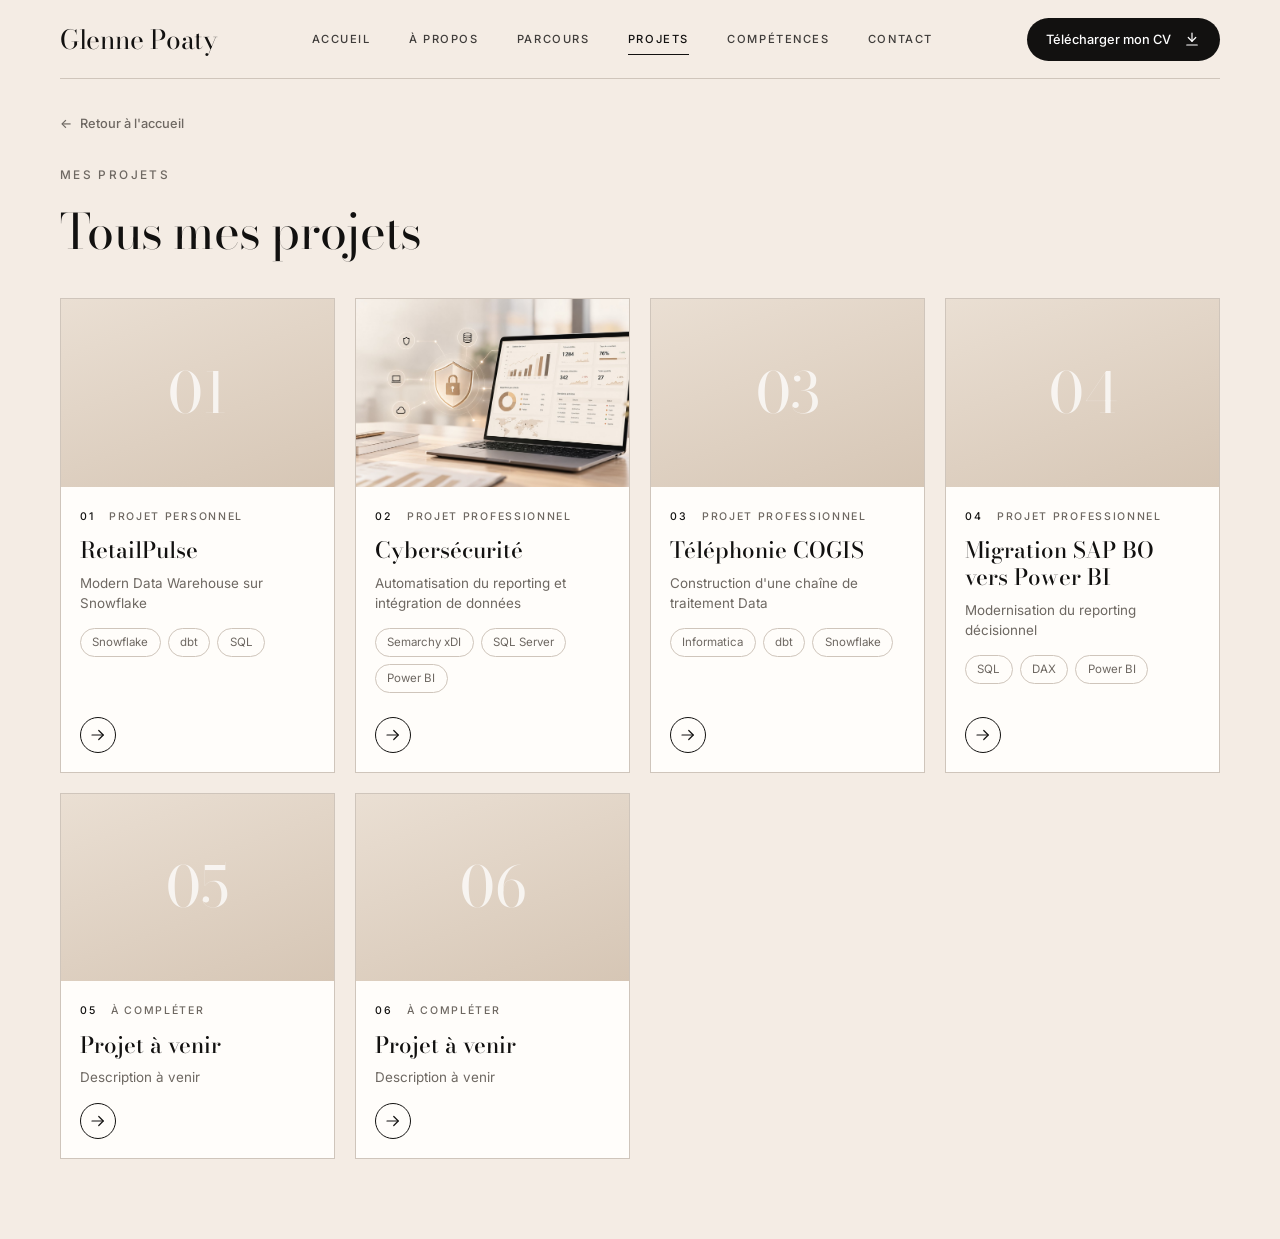
<file: projets.html>
<!DOCTYPE html>
<html lang="fr">
<head>
  <meta charset="UTF-8" />
  <meta name="viewport" content="width=device-width, initial-scale=1.0" />
  <title>Projets | Glenne Poaty</title>
  <meta name="description" content="Tous les projets data de Glenne Poaty." />
  <link rel="preconnect" href="https://fonts.googleapis.com" />
  <link rel="preconnect" href="https://fonts.gstatic.com" crossorigin />
  <link
    href="https://fonts.googleapis.com/css2?family=Bodoni+Moda:opsz,wght@6..96,400;6..96,500&family=Inter:wght@400;500;600&family=Mrs+Saint+Delafield&display=swap"
    rel="stylesheet"
  />
  <link rel="stylesheet" href="assets/css/style.css?v=21" />
  <link rel="icon" href="data:," />
</head>
<body>
  <header class="nav" id="top">
    <a href="index.html" class="nav__brand">Glenne Poaty</a>
    <nav class="nav__links" id="navLinks">
      <a href="index.html">Accueil</a>
      <a href="index.html#about">À propos</a>
      <a href="index.html#parcours">Parcours</a>
      <a href="index.html#projects" class="is-active">Projets</a>
      <a href="index.html#skills">Compétences</a>
      <a href="index.html#contact">Contact</a>
    </nav>
    <a href="assets/cv/CV_Glenne_POATY_AnalyticsEngineer.pdf?v=2" target="_blank" rel="noopener" class="btn btn--dark btn--nav">
      Télécharger mon CV
      <svg width="20" height="20" viewBox="0 0 24 24" fill="none" stroke="currentColor" stroke-width="1.6" stroke-linecap="round" stroke-linejoin="round"><path d="M12 4v11"/><path d="m7 10 5 5 5-5"/><path d="M5 20h14"/></svg>
    </a>
    <button class="nav__toggle" id="navToggle" aria-label="Ouvrir le menu" aria-expanded="false">
      <span></span><span></span>
    </button>
  </header>

  <main class="projects-page">
    <a href="index.html#projects" class="link-back"><span aria-hidden="true">←</span> Retour à l'accueil</a>
    <p class="eyebrow">Mes projets</p>
    <h1 class="projects-section__title">Tous mes projets</h1>
    <ul class="projects-grid" id="projectsGrid" aria-label="Projets"></ul>
  </main>

  <script src="assets/js/projects.js?v=21"></script>
  <script src="assets/js/script.js?v=21"></script>
</body>
</html>
</file>
<file: assets/css/style.css>
:root {
  --bg: #f4ece4;
  --bg-soft: #efe5db;
  --bg-light: #faf6f2;
  --card: #fbf8f4;
  --ink: #121110;
  --muted: #6e6862;
  --faint: #a49c94;
  --line: #cfc5bb;
  --serif: "Bodoni Moda", "Didot", "Times New Roman", serif;
  --sans: "Inter", system-ui, -apple-system, "Segoe UI", sans-serif;
  --script: "Mrs Saint Delafield", "Brush Script MT", cursive;
  --max: 1240px;
  --gutter: clamp(20px, 3.5vw, 40px);
}

*,
*::before,
*::after {
  box-sizing: border-box;
}

html {
  scroll-behavior: smooth;
  scroll-padding-top: 90px;
}

body {
  margin: 0;
  background: var(--bg);
  color: var(--ink);
  font-family: var(--sans);
  font-size: 15px;
  line-height: 1.65;
  -webkit-font-smoothing: antialiased;
}

img {
  max-width: 100%;
  display: block;
}

[hidden] {
  display: none !important;
}

a {
  color: inherit;
}

/* ---------- Shared ---------- */

.eyebrow {
  margin: 0 0 1.2rem;
  font-size: 0.74rem;
  font-weight: 500;
  letter-spacing: 0.2em;
  text-transform: uppercase;
  color: var(--muted);
}

.signature {
  margin: 0;
  font-family: var(--script);
  font-size: 2.6rem;
  line-height: 1;
  white-space: nowrap;
  color: var(--ink);
}

.signature--small {
  font-size: 2rem;
}

.btn {
  display: inline-flex;
  align-items: center;
  gap: 0.75rem;
  padding: 0.85rem 1.5rem;
  border-radius: 999px;
  font-size: 0.86rem;
  font-weight: 500;
  text-decoration: none;
  transition: transform 0.2s ease, background 0.2s ease;
}

.btn svg {
  width: 18px;
  height: 18px;
  flex-shrink: 0;
}

.btn--dark {
  background: var(--ink);
  color: #fff;
}

.btn--dark:hover {
  background: #2c2926;
  transform: translateY(-1px);
}

.section {
  max-width: var(--max);
  margin: 0 auto;
  padding: clamp(4.5rem, 9vw, 7.5rem) var(--gutter) 0;
}

.section__title {
  margin: 0 0 2.5rem;
  font-family: var(--serif);
  font-weight: 400;
  font-size: clamp(2.1rem, 4vw, 3.2rem);
  line-height: 1.1;
  letter-spacing: -0.01em;
}

.tags {
  display: flex;
  flex-wrap: wrap;
  gap: 0.4rem;
}

.tags span {
  padding: 0.25rem 0.7rem;
  border: 1px solid var(--line);
  border-radius: 999px;
  font-size: 0.72rem;
  color: var(--muted);
}

/* ---------- Nav ---------- */

.nav {
  position: sticky;
  top: 0;
  z-index: 50;
  display: flex;
  align-items: center;
  gap: 2rem;
  max-width: var(--max);
  margin: 0 auto;
  padding: 1.1rem var(--gutter);
  background: var(--bg);
}

.nav::after {
  content: "";
  position: absolute;
  left: var(--gutter);
  right: var(--gutter);
  bottom: 0;
  height: 1px;
  background: var(--line);
}

.nav__brand {
  font-family: var(--serif);
  font-size: 1.65rem;
  text-decoration: none;
  white-space: nowrap;
  letter-spacing: -0.01em;
}

.nav__links {
  display: flex;
  gap: clamp(1.2rem, 3vw, 2.6rem);
  margin: 0 auto;
}

.nav__links a {
  position: relative;
  padding: 0.3rem 0;
  font-size: 0.7rem;
  font-weight: 500;
  letter-spacing: 0.14em;
  text-transform: uppercase;
  text-decoration: none;
  color: var(--ink);
  opacity: 0.8;
}

.nav__links a::after {
  content: "";
  position: absolute;
  left: 0;
  right: 0;
  bottom: -2px;
  height: 1px;
  background: var(--ink);
  transform: scaleX(0);
  transition: transform 0.25s ease;
}

.nav__links a:hover,
.nav__links a.is-active {
  opacity: 1;
}

.nav__links a:hover::after,
.nav__links a.is-active::after {
  transform: scaleX(1);
}

.btn--nav {
  padding: 0.7rem 1.2rem;
  font-size: 0.8rem;
  white-space: nowrap;
}

.nav__toggle {
  display: none;
  flex-direction: column;
  justify-content: center;
  gap: 6px;
  width: 40px;
  height: 40px;
  padding: 0 9px;
  border: 0;
  background: transparent;
  cursor: pointer;
}

.nav__toggle span {
  height: 1.5px;
  background: var(--ink);
  transition: transform 0.25s ease;
}

.nav__toggle[aria-expanded="true"] span:first-child {
  transform: translateY(3.75px) rotate(45deg);
}

.nav__toggle[aria-expanded="true"] span:last-child {
  transform: translateY(-3.75px) rotate(-45deg);
}

/* ---------- Hero ---------- */

.hero {
  display: grid;
  grid-template-columns: minmax(0, 1fr) minmax(0, 0.95fr) 140px;
  column-gap: clamp(1.5rem, 3vw, 2.5rem);
  align-items: stretch;
  max-width: var(--max);
  margin: 0 auto;
  padding: 1.1rem var(--gutter) 2.5rem;
}

.hero__text {
  padding-block: 1.8rem 2.4rem;
  align-self: center;
}

.hero__title {
  margin: 0 0 1.8rem;
  font-family: var(--serif);
  font-weight: 400;
  font-size: clamp(2.5rem, 4.5vw, 4.1rem);
  line-height: 1.06;
  letter-spacing: -0.02em;
}

.hero__lead {
  max-width: 25rem;
  margin: 0 0 2.2rem;
  color: var(--muted);
  font-size: 0.98rem;
}

.hero__photo {
  margin: 0;
  height: clamp(380px, 64vh, 500px);
  overflow: hidden;
  background: var(--bg-soft);
}

.hero__photo img {
  width: 100%;
  height: 100%;
  object-fit: cover;
  object-position: 60% 30%;
}

.hero__aside {
  display: flex;
  flex-direction: column;
  justify-content: center;
  padding-block: 2rem;
}

.hero__words {
  margin: 0;
  padding: 0;
  list-style: none;
}

.hero__words li {
  margin-bottom: 1.1rem;
  font-size: 0.72rem;
  font-weight: 500;
  letter-spacing: 0.2em;
  text-transform: uppercase;
  color: var(--faint);
}

.hero__rule {
  display: block;
  width: 80px;
  height: 1px;
  margin: 1rem 0 1.8rem;
  background: var(--faint);
}

.stack {
  grid-column: 1 / -1;
  display: flex;
  justify-content: space-between;
  align-items: center;
  margin: 0.25rem 0 0;
  padding: 1.15rem 1.8rem;
  list-style: none;
  background: var(--card);
  border-radius: 18px;
  box-shadow: 0 10px 30px -18px rgba(60, 40, 20, 0.25);
}

.stack li {
  display: flex;
  align-items: center;
  gap: 0.7rem;
  font-size: 0.85rem;
  font-weight: 500;
  white-space: nowrap;
}

.stack li + li {
  padding-left: clamp(0.8rem, 2vw, 1.8rem);
  border-left: 1px solid var(--line);
}

.stack img {
  width: 22px;
  height: 22px;
  object-fit: contain;
  flex-shrink: 0;
}

/* ---------- About (one-pager) ---------- */

.btn--small {
  padding: 0.65rem 1.1rem;
  font-size: 0.78rem;
}

.btn--small svg {
  width: 16px;
  height: 16px;
}

.about {
  background: var(--bg-light);
  padding-block: clamp(4rem, 8vw, 6rem) clamp(3rem, 6vw, 4.5rem);
}

.about__intro {
  display: grid;
  grid-template-columns: minmax(0, 0.85fr) minmax(0, 1fr) 140px;
  column-gap: clamp(1.5rem, 3vw, 2.5rem);
  max-width: var(--max);
  margin: 0 auto;
  padding: 0 var(--gutter);
}

.about__text {
  display: flex;
  flex-direction: column;
  align-items: flex-start;
}

.about__text .eyebrow {
  margin-bottom: auto;
  padding-bottom: 3rem;
}

.about__title {
  margin: 0;
  font-family: var(--serif);
  font-weight: 400;
  font-size: clamp(2rem, 3.3vw, 2.9rem);
  line-height: 1.12;
  letter-spacing: -0.015em;
}

.about__rule {
  display: block;
  width: 26px;
  height: 1px;
  margin: 1.2rem 0;
  background: var(--ink);
}

.about__lead {
  max-width: 27rem;
  margin: 0 0 2.2rem;
  color: #3d3935;
  font-size: 0.95rem;
  line-height: 1.75;
}

.about__text .btn {
  margin-bottom: auto;
}

.about__photo {
  margin: 0;
  height: clamp(400px, 70vh, 520px);
  overflow: hidden;
  background: linear-gradient(160deg, #eadfd3, #d9cabb);
}

.about__photo img {
  width: 100%;
  height: 100%;
  object-fit: cover;
  object-position: 55% center;
}

.about__band {
  display: grid;
  grid-template-columns: minmax(0, 0.9fr) minmax(0, 1.1fr) minmax(0, 1fr);
  gap: clamp(1.5rem, 2.5vw, 2.2rem);
  max-width: var(--max);
  margin: clamp(3rem, 6vw, 4.5rem) auto 0;
  padding: 0 var(--gutter);
}

.about__mission,
.about__values {
  padding-block: 1.6rem;
}

.about__mission {
  padding-right: clamp(1rem, 2.5vw, 2rem);
  border-right: 1px solid var(--line);
}

.about__band-title {
  margin: 0;
  font-family: var(--serif);
  font-weight: 400;
  font-size: clamp(1.7rem, 2.3vw, 2.1rem);
  line-height: 1.15;
}

.about__mission > p:last-child {
  margin: 0;
  color: var(--muted);
  font-size: 0.88rem;
  line-height: 1.75;
}

.values {
  display: grid;
  grid-template-columns: repeat(2, minmax(0, 1fr));
  margin: 0.4rem 0 0;
  padding: 0;
  list-style: none;
}

.values li {
  display: flex;
  gap: 0.75rem;
  padding: 1.1rem 1rem 1.1rem 0;
}

.values li:nth-child(odd) {
  border-right: 1px solid var(--line);
}

.values li:nth-child(even) {
  padding-left: 1.2rem;
}

.icon-circle {
  display: grid;
  place-items: center;
  flex-shrink: 0;
  width: 40px;
  height: 40px;
  border-radius: 50%;
  background: var(--bg-soft);
}

.icon-circle svg,
.hobbies svg {
  width: 20px;
  height: 20px;
}

.values h4,
.hobbies h4 {
  margin: 0 0 0.2rem;
  font-family: var(--serif);
  font-weight: 500;
  font-size: 1rem;
  line-height: 1.25;
}

.values p,
.hobbies p {
  margin: 0;
  color: var(--muted);
  font-size: 0.78rem;
  line-height: 1.5;
}

.about__hobbies {
  padding: 1.5rem 1.3rem;
  background: var(--bg-soft);
  border-radius: 14px;
}

.about__hobbies h3 {
  margin: 0 0 1rem;
  font-family: var(--serif);
  font-weight: 400;
  font-size: 1.45rem;
}

.about__hobbies > p {
  margin: 0 0 1.2rem;
  color: var(--muted);
  font-size: 0.82rem;
  line-height: 1.6;
}

.hobbies {
  display: grid;
  grid-template-columns: repeat(2, minmax(0, 1fr));
  gap: 0.6rem;
  margin: 0;
  padding: 0;
  list-style: none;
}

.hobbies li {
  display: flex;
  align-items: flex-start;
  gap: 0.6rem;
  padding: 0.8rem 0.7rem;
  background: var(--card);
  border-radius: 10px;
}

.hobbies svg {
  flex-shrink: 0;
  margin-top: 0.15rem;
}

@media (max-width: 1100px) {
  .about__band {
    grid-template-columns: repeat(2, minmax(0, 1fr));
  }
  .about__hobbies {
    grid-column: 1 / -1;
  }
}

@media (max-width: 980px) {
  .about__intro {
    grid-template-columns: minmax(0, 1fr) minmax(0, 1fr);
  }
  .about__text .eyebrow {
    margin-bottom: 1.2rem;
    padding-bottom: 0;
  }
  .about__text {
    justify-content: center;
  }
  .about__text .btn {
    margin-bottom: 0;
  }
}

@media (max-width: 680px) {
  .about__intro,
  .about__band {
    grid-template-columns: minmax(0, 1fr);
  }
  .about__photo {
    height: auto;
    aspect-ratio: 4 / 5;
    margin-top: 2.5rem;
  }
  .about__mission {
    padding-right: 0;
    border-right: 0;
    border-bottom: 1px solid var(--line);
  }
  .values {
    grid-template-columns: minmax(0, 1fr);
  }
  .values li,
  .values li:nth-child(odd),
  .values li:nth-child(even) {
    padding: 0.9rem 0;
    border-right: 0;
  }
  .about__intro .hero__aside {
    display: none;
  }
}

@media (max-width: 400px) {
  .hobbies {
    grid-template-columns: minmax(0, 1fr);
  }
}

/* ---------- Parcours page ---------- */

.page {
  max-width: var(--max);
  margin: 0 auto;
  padding: clamp(3.5rem, 7vw, 5rem) var(--gutter) 4rem;
}

.page-head {
  display: grid;
  grid-template-columns: minmax(0, 0.85fr) minmax(0, 1fr);
  gap: clamp(2rem, 5vw, 4rem);
  align-items: center;
}

.page-head__text {
  padding-block: 1rem;
}

.page-head__title {
  margin: 0;
  font-family: var(--serif);
  font-weight: 400;
  font-size: clamp(2.2rem, 4.2vw, 3.6rem);
  line-height: 1.08;
  letter-spacing: -0.015em;
}

.page-head__text > p:last-child {
  max-width: 30rem;
  margin: 0;
  color: var(--muted);
  font-size: 0.92rem;
}

.page-head__photo {
  position: relative;
  margin: 0;
  height: clamp(300px, 48vh, 420px);
  overflow: hidden;
}

.page-head__photo img {
  position: absolute;
  inset: 0;
  width: 100%;
  height: 100%;
  object-fit: cover;
  object-position: 45% 60%;
}

.track {
  margin-top: clamp(3.5rem, 7vw, 5rem);
}

.track__head {
  display: flex;
  flex-wrap: wrap;
  align-items: center;
  justify-content: space-between;
  gap: 0.5rem 1.5rem;
  padding-bottom: 1.3rem;
  border-bottom: 1px solid var(--line);
}

.track__head h3 {
  display: flex;
  align-items: center;
  gap: 0.9rem;
  margin: 0;
  font-size: 0.9rem;
  font-weight: 600;
  letter-spacing: 0.16em;
  text-transform: uppercase;
}

.track__head h3 svg {
  width: 24px;
  height: 24px;
}

.track__head p {
  margin: 0;
  font-size: 0.66rem;
  letter-spacing: 0.16em;
  text-transform: uppercase;
  color: var(--faint);
}

.track__list {
  position: relative;
  margin: 0;
  padding: 0;
  list-style: none;
}

.track__list::before {
  content: "";
  position: absolute;
  left: 3px;
  top: 2.6rem;
  bottom: 2.6rem;
  width: 1px;
  background: var(--line);
}

.entry {
  position: relative;
  display: grid;
  grid-template-columns: 150px 150px minmax(0, 1fr);
  gap: 1.5rem;
  padding: 2.2rem 0 2.2rem 1.5rem;
}

.entry + .entry {
  border-top: 1px solid var(--line);
}

.entry::before {
  content: "";
  position: absolute;
  left: 0;
  top: 2.55rem;
  width: 7px;
  height: 7px;
  border-radius: 50%;
  background: var(--ink);
}

.entry__date {
  padding-top: 0.15rem;
  font-size: 0.82rem;
  font-weight: 600;
}

.entry__date small {
  display: block;
  margin-top: 0.2rem;
  font-weight: 400;
  font-size: 0.78rem;
  color: var(--muted);
}

.entry__logo {
  display: flex;
  justify-content: center;
  align-items: flex-start;
}

.entry__logo img {
  max-width: 130px;
  max-height: 64px;
  object-fit: contain;
  mix-blend-mode: multiply;
}

.entry__logo img.entry__logo--tile {
  width: 64px;
  height: 64px;
  mix-blend-mode: normal;
}

.entry__wordmark {
  font-weight: 700;
  font-size: 1.3rem;
  letter-spacing: 0.04em;
  color: #1f5fa8;
}

.icon-circle--lg {
  width: 56px;
  height: 56px;
}

.icon-circle--lg svg {
  width: 26px;
  height: 26px;
}

.entry__body h4 {
  margin: 0;
  font-family: var(--serif);
  font-weight: 500;
  font-size: 1.35rem;
  line-height: 1.25;
}

.entry__sub {
  margin: 0.25rem 0 0;
  font-size: 0.86rem;
  color: var(--muted);
}

.entry__meta {
  display: flex;
  flex-wrap: wrap;
  align-items: center;
  gap: 0.3rem 1.1rem;
  margin: 0.35rem 0 0.9rem;
  font-size: 0.82rem;
}

.entry__meta > span + span {
  padding-left: 1.1rem;
  border-left: 1px solid var(--line);
}

.entry__place {
  display: inline-flex;
  align-items: center;
  gap: 0.35rem;
  color: var(--muted);
}

.entry__place svg {
  width: 14px;
  height: 14px;
}

.entry__body > p:not([class]) {
  margin: 0 0 1rem;
  max-width: 44rem;
  color: var(--muted);
  font-size: 0.88rem;
  line-height: 1.7;
}

.chips {
  display: flex;
  flex-wrap: wrap;
  gap: 0.45rem;
}

.chips span {
  padding: 0.25rem 0.7rem;
  border: 1px solid var(--line);
  border-radius: 999px;
  font-size: 0.72rem;
  color: var(--muted);
}

.missions {
  margin: 0 0 1.1rem;
  padding: 0.2rem 0 0.2rem 1.3rem;
  border-left: 1px solid var(--ink);
}

.missions h5 span {
  font-weight: 400;
  letter-spacing: 0;
  text-transform: none;
  color: var(--muted);
}

.missions strong {
  font-weight: 600;
  color: var(--ink);
}

.missions + .missions {
  margin-top: 1.4rem;
}

.missions h5 {
  letter-spacing: 0.12em;
  text-transform: uppercase;
  margin: 0 0 0.5rem;
  font-size: 0.8rem;
  font-weight: 600;
}

.missions ul {
  margin: 0;
  padding-left: 1.1rem;
  color: var(--muted);
  font-size: 0.84rem;
  line-height: 1.7;
}

@media (max-width: 980px) {
  .entry {
    grid-template-columns: 130px minmax(0, 1fr);
  }
  .entry__date {
    grid-column: 1 / -1;
  }
  .entry__logo {
    justify-content: flex-start;
  }
}

@media (max-width: 680px) {
  .page-head {
    grid-template-columns: minmax(0, 1fr);
  }
  .page-head__photo {
    height: auto;
    aspect-ratio: 4 / 3;
  }
  .entry {
    grid-template-columns: minmax(0, 1fr);
    gap: 0.9rem;
  }
  .entry__logo img {
    max-height: 48px;
  }
}

/* ---------- Projects carousel ---------- */

.projects-section {
  background: var(--bg-light);
  padding-block: clamp(3.5rem, 7vw, 5rem) clamp(4rem, 8vw, 5.5rem);
  padding-inline: max(var(--gutter), calc((100% - var(--max)) / 2 + var(--gutter)));
}

.projects-section__head {
  display: flex;
  flex-wrap: wrap;
  align-items: flex-end;
  justify-content: space-between;
  gap: 1.5rem;
  margin-bottom: 2.2rem;
}

.projects-section__title {
  margin: 0;
  font-family: var(--serif);
  font-weight: 400;
  font-size: clamp(2.1rem, 3.8vw, 3.1rem);
  line-height: 1.1;
  letter-spacing: -0.015em;
}

.projects-section__actions {
  display: flex;
  align-items: center;
  gap: 1.5rem;
}

.link-arrow {
  padding-bottom: 0.2rem;
  border-bottom: 1px solid var(--ink);
  font-size: 0.82rem;
  font-weight: 500;
  text-decoration: none;
  white-space: nowrap;
}

.link-arrow span {
  display: inline-block;
  margin-left: 0.3rem;
  transition: transform 0.2s ease;
}

.link-arrow:hover span {
  transform: translateX(4px);
}

.carousel-nav {
  display: flex;
  gap: 0.5rem;
}

.round-btn {
  display: inline-grid;
  place-items: center;
  width: 42px;
  height: 42px;
  border: 1px solid var(--ink);
  border-radius: 50%;
  background: transparent;
  color: var(--ink);
  cursor: pointer;
  transition: background 0.2s ease, color 0.2s ease;
}

.round-btn:hover {
  background: var(--ink);
  color: #fff;
}

.round-btn--sm {
  width: 36px;
  height: 36px;
}

.round-btn svg {
  width: 18px;
  height: 18px;
}

.carousel {
  display: grid;
  grid-auto-flow: column;
  grid-auto-columns: calc((100% - 3 * 1.25rem) / 4);
  gap: 1.25rem;
  margin: 0;
  padding: 0 0 0.5rem;
  list-style: none;
  overflow-x: auto;
  scroll-snap-type: x mandatory;
  scrollbar-width: none;
  -webkit-overflow-scrolling: touch;
}

.carousel::-webkit-scrollbar {
  display: none;
}

.carousel .pcard {
  scroll-snap-align: start;
}

.pcard__link {
  display: flex;
  flex-direction: column;
  height: 100%;
  background: #fffdfa;
  border: 1px solid var(--line);
  text-decoration: none;
  transition: transform 0.25s ease, box-shadow 0.25s ease;
}

.pcard__link:hover {
  transform: translateY(-3px);
  box-shadow: 0 18px 40px -26px rgba(60, 40, 20, 0.45);
}

.pcard__link:hover .round-btn {
  background: var(--ink);
  color: #fff;
}

.pmedia {
  aspect-ratio: 16 / 11;
  overflow: hidden;
  background: linear-gradient(160deg, #eadfd3, #d6c6b5);
}

.pmedia img {
  width: 100%;
  height: 100%;
  object-fit: cover;
}

.pmedia__placeholder {
  display: grid;
  place-items: center;
  height: 100%;
  font-family: var(--serif);
  font-size: 3.5rem;
  color: rgba(255, 255, 255, 0.75);
}

.pcard__body {
  display: flex;
  flex-direction: column;
  flex: 1;
  gap: 0.55rem;
  padding: 1.3rem 1.2rem 1.2rem;
}

.pcard__meta {
  display: flex;
  gap: 0.9rem;
  margin: 0;
  font-size: 0.66rem;
  font-weight: 500;
  letter-spacing: 0.16em;
  text-transform: uppercase;
  color: var(--muted);
}

.pcard__meta span {
  color: var(--ink);
}

.pcard h3 {
  margin: 0.2rem 0 0;
  font-family: var(--serif);
  font-weight: 500;
  font-size: 1.4rem;
  line-height: 1.2;
}

.pcard__sub {
  margin: 0 0 0.4rem;
  color: var(--muted);
  font-size: 0.84rem;
  line-height: 1.5;
}

.pcard .round-btn {
  margin-top: auto;
}

.pcard .chips {
  margin-bottom: 0.9rem;
}

/* ---------- Skills ---------- */

.skills-section {
  max-width: var(--max);
  margin: 0 auto;
  padding: clamp(3.5rem, 7vw, 5rem) var(--gutter) clamp(4rem, 8vw, 5.5rem);
}

.skills-head {
  margin-bottom: 2.5rem;
}

.skills-head__lead {
  max-width: 36rem;
  margin: 1.2rem 0 0;
  color: var(--muted);
  font-size: 0.92rem;
}

.skills-grid {
  display: grid;
  grid-template-columns: repeat(2, minmax(0, 1fr));
  gap: 1.25rem;
}

.skill-cat {
  display: flex;
  flex-direction: column;
  padding: 1.6rem;
  background: var(--bg-light);
  border: 1px solid var(--line);
}

.skill-cat--wide {
  grid-column: 1 / -1;
}

.skill-cat h3 {
  display: flex;
  align-items: center;
  gap: 0.9rem;
  margin: 0;
  font-family: var(--serif);
  font-weight: 500;
  font-size: 1.3rem;
  line-height: 1.2;
}

.skill-cat h3::after {
  content: "";
  flex: 1;
  min-width: 1.5rem;
  height: 1px;
  background: var(--line);
}

.skill-cat h3 span {
  font-family: var(--sans);
  font-size: 0.78rem;
  font-weight: 600;
  letter-spacing: 0.06em;
}

.skill-cat > p {
  margin: 0.7rem 0 1.2rem;
  color: var(--muted);
  font-size: 0.84rem;
  line-height: 1.6;
}

.tools {
  display: grid;
  grid-template-columns: repeat(auto-fit, minmax(84px, 1fr));
  margin: auto 0 0;
  padding: 0;
  list-style: none;
  background: #fffdfa;
  border: 1px solid var(--line);
}

.tools li {
  display: flex;
  flex-direction: column;
  align-items: center;
  justify-content: flex-start;
  gap: 0.55rem;
  padding: 1.1rem 0.5rem;
  font-size: 0.74rem;
  line-height: 1.3;
  text-align: center;
}

.tools li + li {
  border-left: 1px solid var(--line);
}

.tools img {
  width: 34px;
  height: 34px;
  object-fit: contain;
}

.tools--icons svg {
  width: 26px;
  height: 26px;
  margin-block: 4px;
}

@media (max-width: 860px) {
  .skills-grid {
    grid-template-columns: minmax(0, 1fr);
  }
}

@media (max-width: 520px) {
  .tools {
    grid-template-columns: repeat(3, minmax(0, 1fr));
  }
  .tools li + li {
    border-left: 0;
  }
  .tools li {
    border-bottom: 1px solid var(--line);
  }
  .skill-cat {
    padding: 1.2rem;
  }
}

/* ---------- Contact ---------- */

.contact-section {
  display: grid;
  grid-template-columns: minmax(0, 1.55fr) minmax(0, 1fr);
  background: var(--bg-light);
}

.contact-section__body {
  padding-block: clamp(4rem, 8vw, 6rem);
  padding-left: max(var(--gutter), calc((100vw - var(--max)) / 2 + var(--gutter)));
  padding-right: clamp(1.5rem, 4vw, 3.5rem);
}

.contact-section__eyebrow {
  display: inline-block;
  padding-bottom: 1rem;
  border-bottom: 1px solid var(--ink);
  color: var(--ink);
  font-weight: 600;
}

.contact-section__title {
  max-width: 34rem;
  margin: 1.6rem 0 1.2rem;
  font-family: var(--serif);
  font-weight: 400;
  font-size: clamp(2.4rem, 4.6vw, 4rem);
  line-height: 1.06;
  letter-spacing: -0.02em;
}

.contact-section__lead {
  max-width: 34rem;
  margin: 0 0 2.6rem;
  color: var(--muted);
  font-size: 0.98rem;
}

.contact-cards {
  display: grid;
  grid-template-columns: repeat(3, minmax(0, 1fr));
  gap: 1rem;
  margin: 0;
  padding: 0;
  list-style: none;
}

.contact-cards a {
  display: flex;
  flex-direction: column;
  align-items: center;
  height: 100%;
  padding: 1.8rem 1rem;
  background: #fffdfa;
  border: 1px solid var(--line);
  text-align: center;
  text-decoration: none;
  transition: transform 0.25s ease, box-shadow 0.25s ease;
}

.contact-cards a:hover {
  transform: translateY(-3px);
  box-shadow: 0 18px 40px -26px rgba(60, 40, 20, 0.45);
}

.contact-cards .icon-circle {
  margin-bottom: 1rem;
}

.contact-cards h3 {
  margin: 0 0 0.35rem;
  font-family: var(--serif);
  font-weight: 500;
  font-size: 1.25rem;
}

.contact-cards p {
  margin: 0;
  color: var(--muted);
  font-size: 0.8rem;
  overflow-wrap: anywhere;
}

.contact-section__bye {
  display: flex;
  align-items: center;
  gap: 1.5rem;
  margin: 3rem 0 0;
  font-family: var(--script);
  font-size: 2.6rem;
  line-height: 1;
}

.contact-section__bye span {
  width: 70px;
  height: 1px;
  background: var(--ink);
}

.contact-section__photo {
  position: relative;
  margin: 0;
  min-height: 420px;
}

.contact-section__photo img {
  position: absolute;
  inset: 0;
  width: 100%;
  height: 100%;
  object-fit: cover;
}

@media (max-width: 980px) {
  .contact-section {
    grid-template-columns: minmax(0, 1fr);
  }
  .contact-section__body {
    padding-inline: var(--gutter);
  }
  .contact-section__photo {
    min-height: 0;
    aspect-ratio: 4 / 3;
  }
}

@media (max-width: 600px) {
  .contact-cards {
    grid-template-columns: minmax(0, 1fr);
  }
}

/* ---------- All projects page ---------- */

.projects-page {
  max-width: var(--max);
  margin: 0 auto;
  padding: 2rem var(--gutter) 5rem;
}

.projects-page .projects-section__title {
  margin-bottom: 2.5rem;
}

.projects-grid {
  display: grid;
  grid-template-columns: repeat(auto-fill, minmax(250px, 1fr));
  gap: 1.25rem;
  margin: 0;
  padding: 0;
  list-style: none;
}

.link-back {
  display: inline-flex;
  gap: 0.5rem;
  margin-bottom: 2rem;
  font-size: 0.8rem;
  font-weight: 500;
  color: var(--muted);
  text-decoration: none;
}

.link-back:hover {
  color: var(--ink);
}

/* ---------- Project detail page ---------- */

.detail {
  max-width: var(--max);
  margin: 0 auto;
  padding: 2rem var(--gutter) 5rem;
}

.detail__head {
  display: grid;
  grid-template-columns: minmax(0, 0.9fr) minmax(0, 1fr);
  gap: clamp(2rem, 5vw, 4rem);
  align-items: center;
  padding-bottom: clamp(2.5rem, 5vw, 4rem);
  border-bottom: 1px solid var(--line);
}

.detail__intro h1 {
  margin: 1rem 0 0;
  font-family: var(--serif);
  font-weight: 400;
  font-size: clamp(2.4rem, 4.5vw, 3.8rem);
  line-height: 1.08;
  letter-spacing: -0.015em;
}

.detail__sub {
  margin: 0 0 1.4rem;
  color: var(--muted);
  font-size: 1rem;
}

.detail__links {
  display: flex;
  flex-wrap: wrap;
  align-items: center;
  gap: 1.5rem;
  margin-top: 1.8rem;
}

.detail__links:empty {
  display: none;
}

.pmedia--large {
  aspect-ratio: 4 / 3;
}

.pmedia--large .pmedia__placeholder {
  font-size: 6rem;
}

.detail__grid {
  display: grid;
  grid-template-columns: repeat(2, minmax(0, 1fr));
  border-left: 1px solid var(--line);
}

.detail__block {
  padding: 2rem clamp(1.25rem, 3vw, 2.5rem);
  border-right: 1px solid var(--line);
  border-bottom: 1px solid var(--line);
}

.detail__block h2 {
  margin: 0 0 1rem;
  font-size: 0.74rem;
  font-weight: 600;
  letter-spacing: 0.18em;
  text-transform: uppercase;
}

.detail__block p,
.detail__block ul {
  margin: 0;
  color: var(--muted);
  font-size: 0.9rem;
  line-height: 1.75;
}

.detail__block ul {
  padding-left: 1.1rem;
}

.todo {
  font-style: italic;
  color: var(--faint) !important;
}

.detail__pager {
  display: flex;
  justify-content: space-between;
  gap: 1.5rem;
  margin-top: 3rem;
}

.detail__pager a {
  display: flex;
  flex-direction: column;
  gap: 0.3rem;
  font-family: var(--serif);
  font-size: 1.3rem;
  text-decoration: none;
}

.detail__pager small {
  font-family: var(--sans);
  font-size: 0.7rem;
  letter-spacing: 0.14em;
  text-transform: uppercase;
  color: var(--muted);
}

.detail__pager-next {
  text-align: right;
}

@media (max-width: 1100px) {
  .carousel {
    grid-auto-columns: calc((100% - 2 * 1.25rem) / 3);
  }
}

@media (max-width: 860px) {
  .carousel {
    grid-auto-columns: calc((100% - 1.25rem) / 2);
  }
  .detail__head,
  .detail__grid {
    grid-template-columns: minmax(0, 1fr);
  }
}

@media (max-width: 560px) {
  .carousel {
    grid-auto-columns: 82%;
  }
  .carousel-nav {
    display: none;
  }
}

/* ---------- Rich project detail ---------- */

.dhead {
  padding-bottom: clamp(2rem, 4vw, 3rem);
  border-bottom: 1px solid var(--line);
}

.dhead__top {
  display: flex;
  flex-wrap: wrap;
  align-items: center;
  justify-content: space-between;
  gap: 1rem;
  margin-bottom: 1.4rem;
}

.dhead__kicker {
  margin: 0;
  padding: 0.4rem 0.9rem;
  border: 1px solid var(--line);
  font-size: 0.78rem;
  font-weight: 500;
}

.dhead__org {
  display: flex;
  align-items: center;
  gap: 1rem;
}

.dhead__org img {
  max-height: 40px;
  max-width: 120px;
  object-fit: contain;
  mix-blend-mode: multiply;
}

.dhead__org p {
  margin: 0;
  font-size: 0.82rem;
  font-weight: 600;
  text-align: right;
}

.dhead__org small {
  display: block;
  font-weight: 400;
  color: var(--muted);
}

.dhead h1 {
  margin: 0;
  font-family: var(--serif);
  font-weight: 400;
  font-size: clamp(2.3rem, 5vw, 4rem);
  line-height: 1.06;
  letter-spacing: -0.02em;
}

.dhead__tagline {
  margin: 0.6rem 0 1.2rem;
  font-family: var(--serif);
  font-size: clamp(1.1rem, 2vw, 1.4rem);
}

.dhead__intro {
  max-width: 48rem;
  margin: 0;
  color: var(--muted);
  font-size: 0.95rem;
  line-height: 1.75;
}

.dhead__cover {
  margin: 2rem 0 0;
  aspect-ratio: 16 / 7;
  overflow: hidden;
}

.dhead__cover img {
  width: 100%;
  height: 100%;
  object-fit: cover;
}

.dsec {
  padding-block: clamp(2rem, 4vw, 2.8rem);
  border-bottom: 1px solid var(--line);
}

.dsec__title {
  display: flex;
  align-items: center;
  gap: 1rem;
  margin: 0 0 1rem;
  font-family: var(--serif);
  font-weight: 500;
  font-size: clamp(1.35rem, 2.4vw, 1.75rem);
  line-height: 1.2;
}

.dsec__title::after {
  content: "";
  flex: 1;
  min-width: 2rem;
  height: 1px;
  background: var(--line);
}

.dsec__title span {
  display: grid;
  place-items: center;
  flex-shrink: 0;
  width: 38px;
  height: 38px;
  border-radius: 50%;
  background: var(--bg-soft);
  font-family: var(--sans);
  font-size: 0.78rem;
  font-weight: 600;
}

.dsec__text {
  max-width: 52rem;
  margin: 0 0 1.6rem;
  color: var(--muted);
  font-size: 0.92rem;
  line-height: 1.75;
}

.dicon {
  display: inline-grid;
  place-items: center;
  flex-shrink: 0;
  color: var(--ink);
}

/* Flow diagrams */

.flow {
  display: flex;
  align-items: center;
  gap: 0.8rem;
  overflow-x: auto;
  padding-bottom: 0.3rem;
}

.flow__sources {
  display: flex;
  flex-direction: column;
  gap: 0.6rem;
  flex-shrink: 0;
}

.flow__node {
  display: flex;
  flex-direction: column;
  align-items: center;
  flex: 1 0 140px;
  gap: 0.35rem;
  padding: 1rem 0.8rem;
  background: #fffdfa;
  border: 1px solid var(--line);
  text-align: center;
}

.flow__node--row {
  flex-direction: row;
  flex: none;
  gap: 0.7rem;
  min-width: 190px;
  padding: 0.7rem 0.9rem;
  text-align: left;
}

.flow__node img {
  width: 32px;
  height: 32px;
  object-fit: contain;
}

.flow__node strong {
  font-size: 0.84rem;
  font-weight: 600;
}

.flow__node small {
  display: block;
  color: var(--muted);
  font-size: 0.74rem;
  line-height: 1.45;
}

.flow__arrow {
  flex-shrink: 0;
  color: var(--faint);
  font-size: 1.2rem;
}

.flow__api {
  margin-left: auto;
  padding-left: 0.6rem;
  font-size: 0.66rem;
  font-weight: 600;
  letter-spacing: 0.08em;
  color: var(--muted);
}

.flow__note {
  margin-top: 0.4rem;
  padding: 0.2rem 0.5rem;
  background: var(--bg-soft);
  font-size: 0.68rem;
  font-style: normal;
}

.dalert {
  display: flex;
  align-items: center;
  gap: 0.7rem;
  max-width: 40rem;
  margin: 1rem 0 0;
  padding: 0.8rem 1rem;
  background: #f6e7dc;
  border: 1px solid #e7cdb9;
  color: #8a4b1f;
  font-size: 0.84rem;
}

.dalert svg {
  flex-shrink: 0;
}

/* Column pipeline */

.pipe {
  display: flex;
  align-items: stretch;
  gap: 0.6rem;
  overflow-x: auto;
  padding-bottom: 0.3rem;
}

.pipe > .flow__arrow {
  align-self: center;
}

.pipe__stage {
  display: flex;
  flex-direction: column;
  gap: 0.6rem;
  flex: 1 0 150px;
  padding: 0.7rem;
  background: var(--bg-light);
  border: 1px solid var(--line);
}

.pipe__stage .flow__node {
  flex: 1;
}

.pipe__label {
  margin: 0;
  min-height: 2.3rem;
  font-family: var(--serif);
  font-weight: 500;
  font-size: 0.95rem;
  line-height: 1.2;
  text-align: center;
}

.pipe__label small {
  display: block;
  font-family: var(--sans);
  font-size: 0.7rem;
  font-weight: 400;
  color: var(--muted);
}

.pipe__extras {
  display: grid;
  grid-template-columns: repeat(2, minmax(0, 1fr));
  gap: 1rem;
  margin-top: 1rem;
}

.pipe__extra,
.dstatus__item,
.dbenefits {
  display: flex;
  align-items: center;
  gap: 1rem;
  padding: 1rem 1.2rem;
  background: #fffdfa;
  border: 1px solid var(--line);
}

.pipe__extra strong,
.dstatus__item strong,
.dbenefits strong {
  display: block;
  font-size: 0.88rem;
  font-weight: 600;
}

.pipe__extra small,
.dstatus__item small {
  display: block;
  margin-top: 0.15rem;
  color: var(--muted);
  font-size: 0.78rem;
  line-height: 1.5;
}

/* Status */

.dstatus {
  display: grid;
  grid-template-columns: repeat(3, minmax(0, 1fr));
  gap: 1rem;
}

.dstatus__item strong {
  font-family: var(--serif);
  font-weight: 500;
  font-size: 1.1rem;
}

.dstatus__item em {
  display: block;
  font-style: normal;
  font-size: 0.78rem;
}

.dstatus__item--ok .icon-circle {
  background: #e3ecdc;
  color: #36572a;
}

.dstatus__item--warn {
  background: #f6e7dc;
  border-color: #e7cdb9;
}

.dstatus__item--warn .icon-circle {
  background: #efd3be;
  color: #8a4b1f;
}

.dstatus__item--warn strong,
.dstatus__item--warn em {
  color: #a1501a;
}

.dbenefits {
  align-items: flex-start;
  margin-top: 1rem;
  background: var(--bg-light);
}

.dbenefits strong {
  margin-bottom: 0.4rem;
}

.dbenefits ul {
  display: grid;
  grid-template-columns: repeat(2, minmax(0, 1fr));
  gap: 0 2rem;
  margin: 0;
  padding-left: 1.1rem;
  color: var(--muted);
  font-size: 0.82rem;
  line-height: 1.7;
}

.dcol__icon {
  display: block;
  margin: 0.2rem 0 0.8rem;
}

@media (max-width: 860px) {
  .dstatus,
  .pipe__extras,
  .dbenefits ul {
    grid-template-columns: minmax(0, 1fr);
  }
}

@media (max-width: 760px) {
  .pipe {
    flex-direction: column;
    overflow: visible;
  }
  .pipe__stage {
    flex: none;
  }
  .pipe > .flow__arrow {
    transform: rotate(90deg);
  }
}

/* Objective cards */

.dcards {
  display: grid;
  grid-template-columns: repeat(4, minmax(0, 1fr));
  gap: 1rem;
}

.dcard {
  display: flex;
  flex-direction: column;
  align-items: center;
  padding: 1.5rem 1rem;
  background: #fffdfa;
  border: 1px solid var(--line);
  text-align: center;
}

.dcard .icon-circle {
  margin-bottom: 0.8rem;
}

.dcard h3 {
  margin: 0 0 0.3rem;
  font-family: var(--serif);
  font-weight: 500;
  font-size: 1.15rem;
}

.dcard p {
  margin: 0;
  color: var(--muted);
  font-size: 0.8rem;
  line-height: 1.55;
}

/* Scope */

.dscope {
  display: grid;
  grid-template-columns: repeat(2, minmax(0, 1fr));
  gap: 1rem;
}

.dscope__group {
  display: flex;
  gap: 1rem;
  padding: 1.3rem 1.4rem;
  background: #fffdfa;
  border: 1px solid var(--line);
}

.dscope__group > img {
  flex-shrink: 0;
  width: 32px;
  height: 32px;
  object-fit: contain;
}

.dscope__group h3,
.dcol h3 {
  margin: 0 0 0.5rem;
  font-size: 0.86rem;
  font-weight: 600;
}

.dscope__group ul,
.dcol ul {
  margin: 0;
  padding-left: 1.1rem;
  color: var(--muted);
  font-size: 0.84rem;
  line-height: 1.7;
}

/* Architecture */

.arch {
  margin-top: 1rem;
  padding: 1.3rem;
  background: var(--bg-light);
  border: 1px solid var(--line);
}

.arch__head {
  display: flex;
  flex-wrap: wrap;
  align-items: center;
  justify-content: space-between;
  gap: 0.6rem;
  margin-bottom: 1rem;
}

.arch__head h3 {
  margin: 0;
  font-family: var(--serif);
  font-weight: 500;
  font-size: 1.15rem;
}

.arch__badge {
  display: inline-flex;
  align-items: center;
  gap: 0.4rem;
  padding: 0.3rem 0.8rem;
  border-radius: 999px;
  font-size: 0.74rem;
  font-weight: 500;
}

.arch__badge svg {
  width: 16px;
  height: 16px;
}

.arch--live .arch__badge {
  background: #e3ecdc;
  color: #36572a;
}

.arch--pending .arch__badge {
  background: #f3e2d3;
  color: #8a4b1f;
}

/* Contribution columns */

.dcols {
  display: grid;
  grid-template-columns: repeat(4, minmax(0, 1fr));
  border-left: 1px solid var(--line);
}

.dcol {
  padding: 0.4rem 1.2rem 0.8rem;
  border-right: 1px solid var(--line);
}

.dcol h3 {
  display: flex;
  align-items: flex-start;
  gap: 0.6rem;
  min-height: 2.6rem;
  font-family: var(--serif);
  font-weight: 500;
  font-size: 0.98rem;
  line-height: 1.3;
}

.dcol h3 span {
  font-family: var(--sans);
  font-size: 0.72rem;
  font-weight: 600;
  padding-top: 0.2rem;
}

.dsec .tools {
  grid-template-columns: repeat(auto-fit, minmax(96px, 1fr));
}

.dsec .tools svg {
  width: 30px;
  height: 30px;
  margin-block: 2px;
}

/* Results */

.dresults {
  display: grid;
  grid-template-columns: minmax(0, 1.1fr) auto minmax(0, 1.1fr) minmax(0, 1fr) minmax(0, 1fr);
  align-items: stretch;
  gap: 0.8rem;
}

.dresults > .flow__arrow {
  align-self: center;
}

.dresult {
  display: flex;
  gap: 0.8rem;
  padding: 1.1rem;
  background: #fffdfa;
  border: 1px solid var(--line);
}

.dresult strong {
  display: block;
  font-family: var(--serif);
  font-weight: 500;
  font-size: 1.2rem;
  line-height: 1.25;
}

.dresult small {
  display: block;
  margin-top: 0.2rem;
  color: var(--muted);
  font-size: 0.76rem;
  line-height: 1.45;
}

.dresult em {
  display: block;
  margin-top: 0.3rem;
  font-style: normal;
  font-size: 0.7rem;
  color: var(--faint);
}

.dresult--before {
  background: #f6e7dc;
  border-color: #e7cdb9;
}

.dresult--before small {
  margin: 0 0 0.3rem;
  font-weight: 600;
  color: #8a4b1f;
}

.dresult--after {
  border-color: var(--ink);
}

@media (max-width: 1100px) {
  .dcards,
  .dcols {
    grid-template-columns: repeat(2, minmax(0, 1fr));
  }
  .dcol {
    padding-block: 1rem;
    border-bottom: 1px solid var(--line);
  }
  .dresults {
    grid-template-columns: minmax(0, 1fr) auto minmax(0, 1fr);
  }
  .dresults > .dresult:nth-child(n + 4) {
    grid-column: span 1;
  }
}

@media (max-width: 760px) {
  .flow {
    flex-direction: column;
    align-items: stretch;
    overflow: visible;
  }
  .flow__node,
  .flow__node--row {
    flex: none;
    min-width: 0;
  }
  .flow__arrow {
    align-self: center;
    transform: rotate(90deg);
  }
  .dscope,
  .dresults {
    grid-template-columns: minmax(0, 1fr);
  }
  .dresults > .flow__arrow {
    transform: rotate(90deg);
  }
}

@media (max-width: 520px) {
  .dcards,
  .dcols {
    grid-template-columns: minmax(0, 1fr);
  }
}

/* ---------- Parcours (legacy) ---------- */

.parcours {
  display: grid;
  grid-template-columns: repeat(2, minmax(0, 1fr));
  gap: clamp(2rem, 6vw, 5rem);
}

.parcours__heading {
  margin: 0 0 1.6rem;
  font-size: 0.74rem;
  font-weight: 600;
  letter-spacing: 0.2em;
  text-transform: uppercase;
}

.timeline {
  margin: 0;
  padding: 0;
  list-style: none;
  border-left: 1px solid var(--line);
}

.timeline li {
  position: relative;
  padding: 0 0 2.2rem 1.8rem;
}

.timeline li::before {
  content: "";
  position: absolute;
  left: -4px;
  top: 0.45rem;
  width: 7px;
  height: 7px;
  border-radius: 50%;
  background: var(--ink);
}

.timeline__date {
  font-size: 0.72rem;
  letter-spacing: 0.14em;
  text-transform: uppercase;
  color: var(--faint);
}

.timeline h4 {
  margin: 0.35rem 0 0.15rem;
  font-family: var(--serif);
  font-weight: 400;
  font-size: 1.35rem;
  line-height: 1.25;
}

.timeline__org {
  margin: 0 0 0.6rem;
  font-size: 0.86rem;
  font-weight: 500;
}

.timeline p:last-child {
  margin: 0;
  color: var(--muted);
  font-size: 0.92rem;
}

/* ---------- Projects ---------- */

.projects {
  display: grid;
  grid-template-columns: repeat(2, minmax(0, 1fr));
  gap: 1.25rem;
}

.project {
  display: flex;
  flex-direction: column;
  gap: 0.9rem;
  padding: 2rem;
  background: var(--card);
  border-radius: 18px;
  transition: transform 0.25s ease, box-shadow 0.25s ease;
}

.project:hover {
  transform: translateY(-3px);
  box-shadow: 0 18px 40px -24px rgba(60, 40, 20, 0.35);
}

.project__num {
  font-family: var(--serif);
  font-size: 2.4rem;
  line-height: 1;
  color: var(--line);
}

.project__date {
  font-size: 0.72rem;
  letter-spacing: 0.14em;
  text-transform: uppercase;
  color: var(--faint);
}

.project h3 {
  margin: 0;
  font-family: var(--serif);
  font-weight: 400;
  font-size: 1.6rem;
  line-height: 1.2;
}

.project p {
  margin: 0;
  color: var(--muted);
  font-size: 0.93rem;
}

.project__link {
  align-self: flex-start;
  margin-top: auto;
  padding: 0.4rem 0 0.2rem;
  border: 0;
  border-bottom: 1px solid var(--ink);
  background: none;
  font: inherit;
  font-size: 0.82rem;
  font-weight: 500;
  color: var(--ink);
  cursor: pointer;
}

.project__link span {
  display: inline-block;
  transition: transform 0.2s ease;
}

.project__link:hover span {
  transform: translateX(4px);
}

/* ---------- Modal ---------- */

.modal {
  position: fixed;
  inset: 0;
  z-index: 100;
  display: grid;
  place-items: center;
  padding: 1.25rem;
}

.modal__backdrop {
  position: absolute;
  inset: 0;
  background: rgba(18, 17, 16, 0.45);
  backdrop-filter: blur(3px);
}

.modal__panel {
  position: relative;
  width: min(640px, 100%);
  max-height: 88vh;
  overflow-y: auto;
  padding: clamp(1.75rem, 4vw, 2.75rem);
  background: var(--card);
  border-radius: 18px;
}

.modal__close {
  position: absolute;
  top: 1rem;
  right: 1.1rem;
  width: 36px;
  height: 36px;
  border: 1px solid var(--line);
  border-radius: 50%;
  background: transparent;
  font-size: 1.3rem;
  line-height: 1;
  cursor: pointer;
}

.modal__date {
  margin: 0;
  font-size: 0.72rem;
  letter-spacing: 0.14em;
  text-transform: uppercase;
  color: var(--faint);
}

.modal__panel h3 {
  margin: 0.4rem 0 1rem;
  font-family: var(--serif);
  font-weight: 400;
  font-size: 2rem;
  line-height: 1.15;
}

#modalDescription {
  color: var(--muted);
  margin: 1.4rem 0 1.8rem;
}

/* ---------- Skills ---------- */

.skills {
  display: grid;
  grid-template-columns: repeat(3, minmax(0, 1fr));
  border-top: 1px solid var(--line);
  border-left: 1px solid var(--line);
}

.skill {
  padding: 1.8rem;
  border-right: 1px solid var(--line);
  border-bottom: 1px solid var(--line);
}

.skill h3 {
  margin: 0 0 0.6rem;
  font-family: var(--serif);
  font-weight: 400;
  font-size: 1.3rem;
}

.skill p {
  margin: 0;
  color: var(--muted);
  font-size: 0.92rem;
}

.certs {
  margin-top: 3rem;
}

.certs ul {
  display: flex;
  flex-wrap: wrap;
  gap: 0.75rem;
  margin: 0;
  padding: 0;
  list-style: none;
}

.certs li {
  display: flex;
  align-items: center;
  gap: 0.4rem;
  padding: 0.7rem 1.1rem;
  background: var(--card);
  border-radius: 999px;
  font-size: 0.86rem;
}

.certs li span {
  font-weight: 600;
}

.certs em {
  margin-left: 0.4rem;
  font-style: normal;
  font-size: 0.7rem;
  letter-spacing: 0.1em;
  text-transform: uppercase;
  color: var(--faint);
}

/* ---------- Contact ---------- */

.contact {
  text-align: center;
  padding-bottom: 2rem;
}

.contact .section__title {
  margin-bottom: 1rem;
  font-size: clamp(2.6rem, 6vw, 4.5rem);
}

.contact__lead {
  margin: 0 0 2rem;
  color: var(--muted);
}

.contact__mail {
  display: inline-block;
  font-family: var(--serif);
  font-size: clamp(1.3rem, 3vw, 2rem);
  text-decoration: none;
  border-bottom: 1px solid var(--ink);
  overflow-wrap: anywhere;
}

.contact__links {
  display: flex;
  flex-wrap: wrap;
  justify-content: center;
  gap: 2.2rem;
  margin: 2.5rem 0 0;
  padding: 0;
  list-style: none;
}

.contact__links a {
  font-size: 0.74rem;
  font-weight: 500;
  letter-spacing: 0.18em;
  text-transform: uppercase;
  text-decoration: none;
}

.contact__links a:hover {
  text-decoration: underline;
  text-underline-offset: 4px;
}

/* ---------- Footer ---------- */

.footer {
  display: flex;
  justify-content: space-between;
  align-items: center;
  flex-wrap: wrap;
  gap: 1rem;
  max-width: var(--max);
  margin: 4rem auto 0;
  padding: 1.5rem var(--gutter) 2rem;
  border-top: 1px solid var(--line);
  font-size: 0.8rem;
  color: var(--muted);
}

.footer p {
  margin: 0;
}

/* ---------- Reveal ---------- */

.reveal {
  opacity: 0;
  transform: translateY(18px);
  transition: opacity 0.7s ease, transform 0.7s ease;
}

.reveal.is-visible {
  opacity: 1;
  transform: none;
}

@media (prefers-reduced-motion: reduce) {
  html {
    scroll-behavior: auto;
  }
  .reveal {
    opacity: 1;
    transform: none;
    transition: none;
  }
}

/* ---------- Responsive ---------- */

@media (max-width: 1100px) {
  .stack {
    flex-wrap: wrap;
    justify-content: center;
    gap: 1rem 0;
  }
  .stack li {
    padding: 0 1.2rem;
  }
  .stack li + li {
    padding-left: 1.2rem;
  }
}

@media (max-width: 980px) {
  .nav {
    gap: 1rem;
  }
  .nav__toggle {
    display: flex;
    order: 3;
  }
  .btn--nav {
    margin-left: auto;
  }
  .nav__links {
    position: absolute;
    top: 100%;
    left: 0;
    right: 0;
    flex-direction: column;
    gap: 0;
    margin: 0;
    padding: 0.5rem var(--gutter) 1.2rem;
    background: var(--bg);
    border-bottom: 1px solid var(--line);
    display: none;
  }
  .nav__links.open {
    display: flex;
  }
  .nav__links a {
    padding: 0.85rem 0;
    font-size: 0.78rem;
  }
  .nav__links a::after {
    display: none;
  }

  .hero {
    grid-template-columns: minmax(0, 1fr) minmax(0, 1fr);
  }
  .hero__aside {
    grid-column: 1 / -1;
    flex-direction: row;
    flex-wrap: wrap;
    align-items: center;
    justify-content: space-between;
    gap: 1rem;
    padding-block: 1.5rem;
  }
  .hero__words {
    display: flex;
    flex-wrap: wrap;
    gap: 0.4rem 1.2rem;
  }
  .hero__words li {
    margin: 0;
  }
  .hero__rule {
    display: none;
  }
  .parcours,
  .projects {
    grid-template-columns: minmax(0, 1fr);
  }
  .skills {
    grid-template-columns: repeat(2, minmax(0, 1fr));
  }
}

@media (max-width: 680px) {
  .btn--nav {
    padding: 0.6rem;
  }
  .btn--nav {
    font-size: 0;
    gap: 0;
  }
  .nav__brand {
    font-size: 1.4rem;
  }
  .hero {
    grid-template-columns: minmax(0, 1fr);
  }
  .hero__text {
    padding-block: 1.5rem 2rem;
  }
  .hero__photo {
    height: auto;
    aspect-ratio: 4 / 5;
  }
  .hero__aside .signature {
    font-size: 2.2rem;
  }
  .stack {
    display: grid;
    grid-template-columns: repeat(2, minmax(0, 1fr));
    gap: 1rem;
    padding: 1.3rem;
  }
  .stack li,
  .stack li + li {
    padding: 0;
    border: 0;
  }
  .skills {
    grid-template-columns: minmax(0, 1fr);
  }
  .project {
    padding: 1.6rem;
  }
}
</file>
